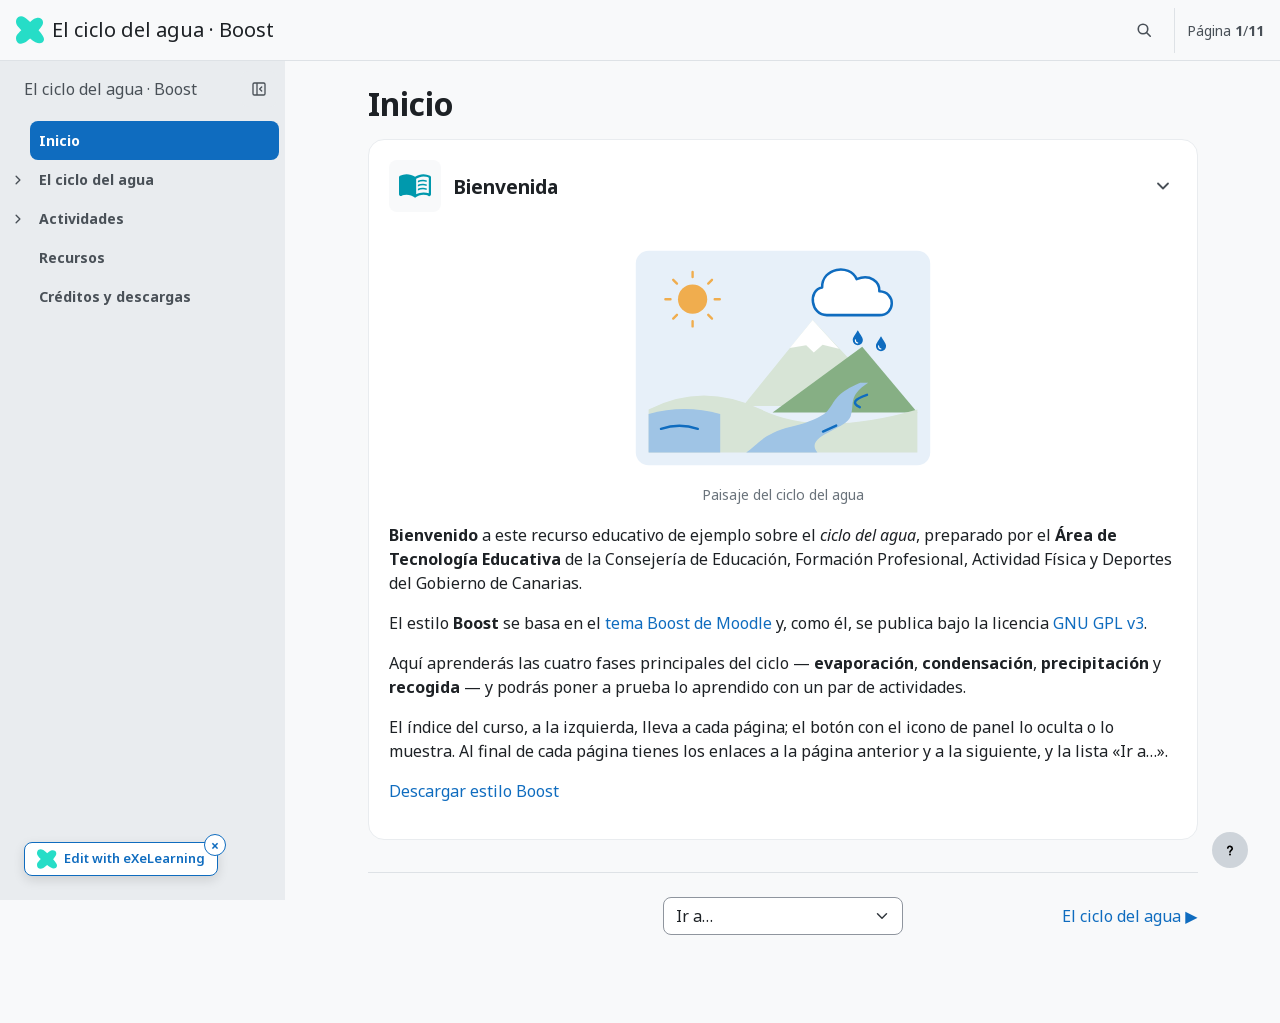
<file: index.html>
<!DOCTYPE html>
<html lang="es" id="exe-index">
<head>
<meta charset="utf-8">
<meta name="generator" content="eXeLearning">
<meta name="viewport" content="width=device-width, initial-scale=1">
<link rel="license" type="text/html" href="https://creativecommons.org/publicdomain/zero/1.0/">
<title>El ciclo del agua · Boost</title>
<link rel="icon" type="image/x-icon" href="libs/favicon.ico">
<meta name="description" content="Recurso educativo de ejemplo sobre el ciclo del agua, presentado con el estilo Boost.">
<script>document.querySelector("html").classList.add("js");</script><script src="libs/jquery/jquery.min.js"> </script><script src="libs/common_i18n.js"> </script><script src="libs/common.js"> </script><script src="libs/exe_export.js"> </script><script src="search_index.js"> </script><script src="libs/bootstrap/bootstrap.bundle.min.js"> </script><link rel="stylesheet" href="libs/bootstrap/bootstrap.min.css">
<script src="idevices/text/text.js"></script><link rel="stylesheet" href="idevices/text/text.css">
<link rel="stylesheet" href="content/css/base.css"><script src="theme/style.js"> </script><link rel="stylesheet" href="theme/style.css">
<script src="edit-in-exelearning.js" defer></script>
</head>
<body class="exe-export exe-web-site">
<script>document.body.className+=" js"</script>
<div class="exe-content exe-export pre-js siteNav-hidden"><a href="#page-mollw3ja-8h1eloxxv" id="skipNav">Saltar al contenido</a> <nav id="siteNav">
<ul>
<li class="active"> <a href="index.html" class="active main-node no-ch">Inicio</a>
</li>
<li> <a href="html/el-ciclo-del-agua.html" class="daddy">El ciclo del agua</a>
<ul class="other-section">
<li> <a href="html/evaporacion.html" class="no-ch">Evaporación</a>
</li>
<li> <a href="html/condensacion.html" class="no-ch">Condensación</a>
</li>
<li> <a href="html/precipitacion.html" class="no-ch">Precipitación</a>
</li>
<li> <a href="html/recogida.html" class="no-ch">Recogida</a>
</li>
</ul>
</li>
<li> <a href="html/actividades.html" class="daddy">Actividades</a>
<ul class="other-section">
<li> <a href="html/ordena-las-fases.html" class="no-ch">Ordena las fases</a>
</li>
<li> <a href="html/verdadero-o-falso.html" class="no-ch">¿Verdadero o falso?</a>
</li>
</ul>
</li>
<li> <a href="html/recursos.html" class="no-ch">Recursos</a>
</li>
<li> <a href="html/creditos-y-descargas.html" class="no-ch">Créditos y descargas</a>
</li>
</ul>
</nav><main id="page-mollw3ja-8h1eloxxv" class="page"> <div id="exe-client-search" data-block-order-string="Caja %e" data-no-results-string="Sin resultados.">
</div>
<header class="main-header"> <p class="page-counter"> <span class="page-counter-label">Página </span><span class="page-counter-content"> <strong class="page-counter-current-page">1</strong><span class="page-counter-sep">/</span><strong class="page-counter-total">11</strong></span></p>

<div class="package-header"><p class="package-title">El ciclo del agua · Boost</p></div>
<div class="page-header"><h1 class="page-title">Inicio</h1></div>
</header><div id="page-content-page-mollw3ja-8h1eloxxv" class="page-content">
<article id="SP00000002" class="box">
<header class="box-head">
<div class="box-icon exe-icon">
<img src="theme/icons/book.svg" alt="" style="display:block;object-fit:contain;">
</div>
<h1 class="box-title">Bienvenida</h1>
<button class="box-toggle box-toggle-on" title="Toggle content">
<span>Toggle content</span>
</button></header>
<div class="box-content">
<div id="SP00000003" class="idevice_node text" data-idevice-path="idevices/text/" data-idevice-type="text" data-idevice-component-type="json" data-idevice-json-data="{&quot;ideviceId&quot;:&quot;SP00000003&quot;}">
<div class="exe-text-template"><div class="textIdeviceContent"><div class="exe-text-activity"><div><figure style="text-align:center;margin:10px 0 18px;"><img src="content/resources/SP00000003/01-inicio.svg" alt="Paisaje del ciclo del agua" style="max-width:320px;width:100%;height:auto;" /><figcaption style="font-style:italic;font-size:15px;color:#6a737b;margin-top:6px;">Paisaje del ciclo del agua</figcaption></figure><p><strong>Bienvenido</strong> a este recurso educativo de ejemplo sobre el <em>ciclo del agua</em>, preparado por el <strong>Área de Tecnología Educativa</strong> de la Consejería de Educación, Formación Profesional, Actividad Física y Deportes del Gobierno de Canarias.</p><p>El estilo <strong>Boost</strong> se basa en el <a href="https://github.com/moodle/moodle/tree/main/public/theme/boost" target="_blank" rel="noopener">tema Boost de Moodle</a> y, como él, se publica bajo la licencia <a href="https://www.gnu.org/licenses/gpl-3.0.html" target="_blank" rel="noopener">GNU GPL v3</a>.</p>
        <p>Aquí aprenderás las cuatro fases principales del ciclo — <strong>evaporación</strong>, <strong>condensación</strong>, <strong>precipitación</strong> y <strong>recogida</strong> — y podrás poner a prueba lo aprendido con un par de actividades.</p>
        <p>El índice del curso, a la izquierda, lleva a cada página; el botón con el icono de panel lo oculta o lo muestra. Al final de cada página tienes los enlaces a la página anterior y a la siguiente, y la lista «Ir a…».</p><p><a href="content/resources/boost.zip" download>Descargar estilo Boost</a></p><p class="clearfix"> </p></div></div></div></div>
</div>
</div>
</article>
</div></main><div class="nav-buttons">
<span class="nav-button nav-button-left" aria-hidden="true"><span>Anterior</span></span>
<a href="html/el-ciclo-del-agua.html" title="Siguiente" class="nav-button nav-button-right"><span>Siguiente</span></a>
</div>
<footer id="siteFooter"><div id="siteFooterContent"> <div id="packageLicense" class="cc cc-0"> <p> <span class="license-label">Licencia: </span><a href="https://creativecommons.org/publicdomain/zero/1.0/" class="license">Creative Commons: CC0 1.0 Universal (dominio público)</a></p>
</div>
</div></footer>
</div>
<p id="made-with-eXe"> <a href="https://exelearning.net/" target="_blank" rel="noopener"> <span>Creado con eXeLearning <span>(Ventana nueva)</span></span></a></p>
</body>
</html>
</file>
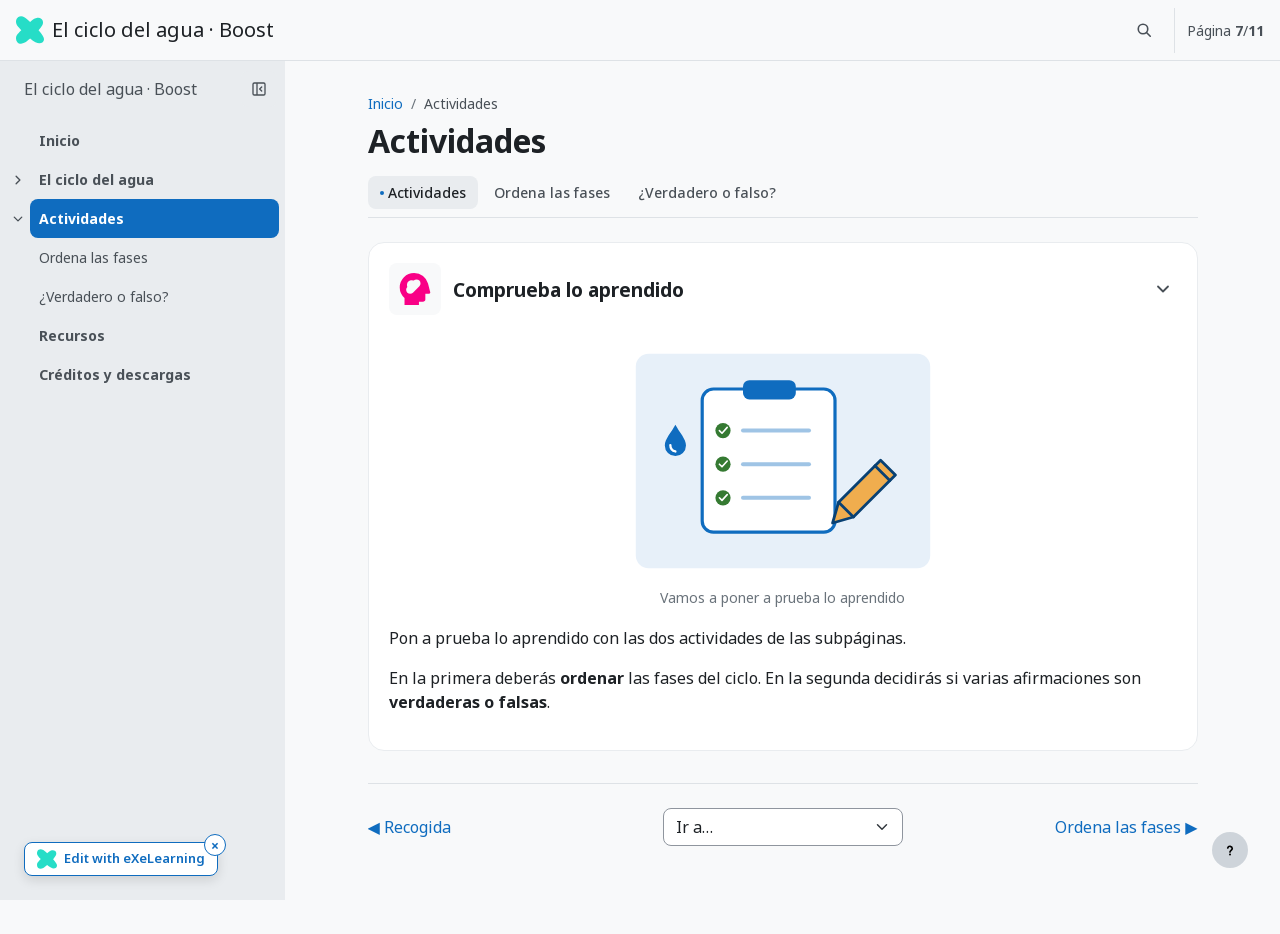
<file: html/actividades.html>
<!DOCTYPE html>
<html lang="es" id="exe-page-mollw3jd-7w1rx3uq4">
<head>
<meta charset="utf-8">
<meta name="generator" content="eXeLearning">
<meta name="viewport" content="width=device-width, initial-scale=1">
<link rel="license" type="text/html" href="https://creativecommons.org/publicdomain/zero/1.0/">
<title>Actividades | El ciclo del agua · Boost</title>
<link rel="icon" type="image/x-icon" href="../libs/favicon.ico">
<meta name="description" content="Recurso educativo de ejemplo sobre el ciclo del agua, presentado con el estilo Boost.">
<script>document.querySelector("html").classList.add("js");</script><script src="../libs/jquery/jquery.min.js"> </script><script src="../libs/common_i18n.js"> </script><script src="../libs/common.js"> </script><script src="../libs/exe_export.js"> </script><script src="../search_index.js"> </script><script src="../libs/bootstrap/bootstrap.bundle.min.js"> </script><link rel="stylesheet" href="../libs/bootstrap/bootstrap.min.css">
<script src="../idevices/text/text.js"></script><link rel="stylesheet" href="../idevices/text/text.css">
<link rel="stylesheet" href="../content/css/base.css"><script src="../theme/style.js"> </script><link rel="stylesheet" href="../theme/style.css">
<script src="../edit-in-exelearning.js" defer></script>
</head>
<body class="exe-export exe-web-site">
<script>document.body.className+=" js"</script>
<div class="exe-content exe-export pre-js siteNav-hidden"><a href="#page-mollw3jd-7w1rx3uq4" id="skipNav">Saltar al contenido</a> <nav id="siteNav">
<ul>
<li> <a href="../index.html" class="main-node no-ch">Inicio</a>
</li>
<li> <a href="../html/el-ciclo-del-agua.html" class="daddy">El ciclo del agua</a>
<ul class="other-section">
<li> <a href="../html/evaporacion.html" class="no-ch">Evaporación</a>
</li>
<li> <a href="../html/condensacion.html" class="no-ch">Condensación</a>
</li>
<li> <a href="../html/precipitacion.html" class="no-ch">Precipitación</a>
</li>
<li> <a href="../html/recogida.html" class="no-ch">Recogida</a>
</li>
</ul>
</li>
<li class="active"> <a href="../html/actividades.html" class="active daddy">Actividades</a>
<ul class="other-section">
<li> <a href="../html/ordena-las-fases.html" class="no-ch">Ordena las fases</a>
</li>
<li> <a href="../html/verdadero-o-falso.html" class="no-ch">¿Verdadero o falso?</a>
</li>
</ul>
</li>
<li> <a href="../html/recursos.html" class="no-ch">Recursos</a>
</li>
<li> <a href="../html/creditos-y-descargas.html" class="no-ch">Créditos y descargas</a>
</li>
</ul>
</nav><main id="page-mollw3jd-7w1rx3uq4" class="page"> <div id="exe-client-search" data-block-order-string="Caja %e" data-no-results-string="Sin resultados.">
</div>
<header class="main-header"> <p class="page-counter"> <span class="page-counter-label">Página </span><span class="page-counter-content"> <strong class="page-counter-current-page">7</strong><span class="page-counter-sep">/</span><strong class="page-counter-total">11</strong></span></p>

<div class="package-header"><p class="package-title">El ciclo del agua · Boost</p></div>
<div class="page-header"><h1 class="page-title">Actividades</h1></div>
</header><div id="page-content-page-mollw3jd-7w1rx3uq4" class="page-content">
<article id="SP00000022" class="box">
<header class="box-head">
<div class="box-icon exe-icon">
<img src="../theme/icons/reflection.svg" alt="" style="display:block;object-fit:contain;">
</div>
<h1 class="box-title">Comprueba lo aprendido</h1>
<button class="box-toggle box-toggle-on" title="Toggle content">
<span>Toggle content</span>
</button></header>
<div class="box-content">
<div id="SP00000023" class="idevice_node text" data-idevice-path="../idevices/text/" data-idevice-type="text" data-idevice-component-type="json" data-idevice-json-data="{&quot;ideviceId&quot;:&quot;SP00000023&quot;}">
<div class="exe-text-template"><div class="textIdeviceContent"><div class="exe-text-activity"><div><figure style="text-align:center;margin:10px 0 18px;"><img src="../content/resources/SP00000023/07-actividades.svg" alt="Vamos a poner a prueba lo aprendido" style="max-width:320px;width:100%;height:auto;" /><figcaption style="font-style:italic;font-size:15px;color:#6a737b;margin-top:6px;">Vamos a poner a prueba lo aprendido</figcaption></figure><p>Pon a prueba lo aprendido con las dos actividades de las subpáginas.</p>
        <p>En la primera deberás <strong>ordenar</strong> las fases del ciclo. En la segunda decidirás si varias afirmaciones son <strong>verdaderas o falsas</strong>.</p><p class="clearfix"> </p></div></div></div></div>
</div>
</div>
</article>
</div></main><div class="nav-buttons">
<a href="../html/recogida.html" title="Anterior" class="nav-button nav-button-left"><span>Anterior</span></a>
<a href="../html/ordena-las-fases.html" title="Siguiente" class="nav-button nav-button-right"><span>Siguiente</span></a>
</div>
<footer id="siteFooter"><div id="siteFooterContent"> <div id="packageLicense" class="cc cc-0"> <p> <span class="license-label">Licencia: </span><a href="https://creativecommons.org/publicdomain/zero/1.0/" class="license">Creative Commons: CC0 1.0 Universal (dominio público)</a></p>
</div>
</div></footer>
</div>
<p id="made-with-eXe"> <a href="https://exelearning.net/" target="_blank" rel="noopener"> <span>Creado con eXeLearning <span>(Ventana nueva)</span></span></a></p>
</body>
</html>
</file>
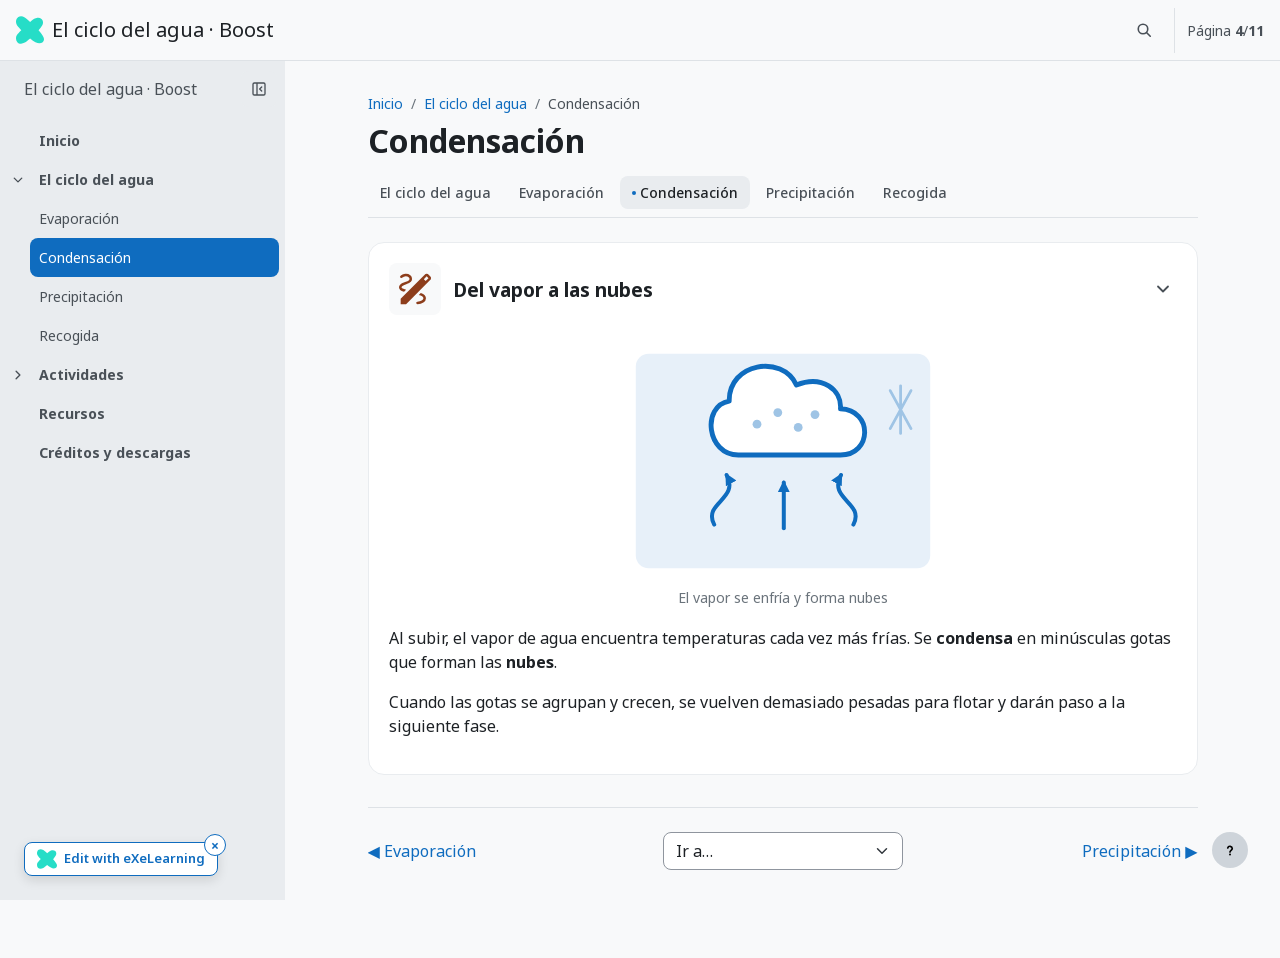
<file: html/condensacion.html>
<!DOCTYPE html>
<html lang="es" id="exe-page-mollw3jc-ory1cigqo">
<head>
<meta charset="utf-8">
<meta name="generator" content="eXeLearning">
<meta name="viewport" content="width=device-width, initial-scale=1">
<link rel="license" type="text/html" href="https://creativecommons.org/publicdomain/zero/1.0/">
<title>Condensación | El ciclo del agua · Boost</title>
<link rel="icon" type="image/x-icon" href="../libs/favicon.ico">
<meta name="description" content="Recurso educativo de ejemplo sobre el ciclo del agua, presentado con el estilo Boost.">
<script>document.querySelector("html").classList.add("js");</script><script src="../libs/jquery/jquery.min.js"> </script><script src="../libs/common_i18n.js"> </script><script src="../libs/common.js"> </script><script src="../libs/exe_export.js"> </script><script src="../search_index.js"> </script><script src="../libs/bootstrap/bootstrap.bundle.min.js"> </script><link rel="stylesheet" href="../libs/bootstrap/bootstrap.min.css">
<script src="../idevices/text/text.js"></script><link rel="stylesheet" href="../idevices/text/text.css">
<link rel="stylesheet" href="../content/css/base.css"><script src="../theme/style.js"> </script><link rel="stylesheet" href="../theme/style.css">
<script src="../edit-in-exelearning.js" defer></script>
</head>
<body class="exe-export exe-web-site">
<script>document.body.className+=" js"</script>
<div class="exe-content exe-export pre-js siteNav-hidden"><a href="#page-mollw3jc-ory1cigqo" id="skipNav">Saltar al contenido</a> <nav id="siteNav">
<ul>
<li> <a href="../index.html" class="main-node no-ch">Inicio</a>
</li>
<li class="current-page-parent"> <a href="../html/el-ciclo-del-agua.html" class="daddy">El ciclo del agua</a>
<ul class="other-section">
<li> <a href="../html/evaporacion.html" class="no-ch">Evaporación</a>
</li>
<li class="active"> <a href="../html/condensacion.html" class="active no-ch">Condensación</a>
</li>
<li> <a href="../html/precipitacion.html" class="no-ch">Precipitación</a>
</li>
<li> <a href="../html/recogida.html" class="no-ch">Recogida</a>
</li>
</ul>
</li>
<li> <a href="../html/actividades.html" class="daddy">Actividades</a>
<ul class="other-section">
<li> <a href="../html/ordena-las-fases.html" class="no-ch">Ordena las fases</a>
</li>
<li> <a href="../html/verdadero-o-falso.html" class="no-ch">¿Verdadero o falso?</a>
</li>
</ul>
</li>
<li> <a href="../html/recursos.html" class="no-ch">Recursos</a>
</li>
<li> <a href="../html/creditos-y-descargas.html" class="no-ch">Créditos y descargas</a>
</li>
</ul>
</nav><main id="page-mollw3jc-ory1cigqo" class="page"> <div id="exe-client-search" data-block-order-string="Caja %e" data-no-results-string="Sin resultados.">
</div>
<header class="main-header"> <p class="page-counter"> <span class="page-counter-label">Página </span><span class="page-counter-content"> <strong class="page-counter-current-page">4</strong><span class="page-counter-sep">/</span><strong class="page-counter-total">11</strong></span></p>

<div class="package-header"><p class="package-title">El ciclo del agua · Boost</p></div>
<div class="page-header"><h1 class="page-title">Condensación</h1></div>
</header><div id="page-content-page-mollw3jc-ory1cigqo" class="page-content">
<article id="SP00000013" class="box">
<header class="box-head">
<div class="box-icon exe-icon">
<img src="../theme/icons/draw.svg" alt="" style="display:block;object-fit:contain;">
</div>
<h1 class="box-title">Del vapor a las nubes</h1>
<button class="box-toggle box-toggle-on" title="Toggle content">
<span>Toggle content</span>
</button></header>
<div class="box-content">
<div id="SP00000014" class="idevice_node text" data-idevice-path="../idevices/text/" data-idevice-type="text" data-idevice-component-type="json" data-idevice-json-data="{&quot;ideviceId&quot;:&quot;SP00000014&quot;}">
<div class="exe-text-template"><div class="textIdeviceContent"><div class="exe-text-activity"><div><figure style="text-align:center;margin:10px 0 18px;"><img src="../content/resources/SP00000014/04-condensacion.svg" alt="El vapor se enfría y forma nubes" style="max-width:320px;width:100%;height:auto;" /><figcaption style="font-style:italic;font-size:15px;color:#6a737b;margin-top:6px;">El vapor se enfría y forma nubes</figcaption></figure><p>Al subir, el vapor de agua encuentra temperaturas cada vez más frías. Se <strong>condensa</strong> en minúsculas gotas que forman las <strong>nubes</strong>.</p><p>Cuando las gotas se agrupan y crecen, se vuelven demasiado pesadas para flotar y darán paso a la siguiente fase.</p><p class="clearfix"> </p></div></div></div></div>
</div>
</div>
</article>
</div></main><div class="nav-buttons">
<a href="../html/evaporacion.html" title="Anterior" class="nav-button nav-button-left"><span>Anterior</span></a>
<a href="../html/precipitacion.html" title="Siguiente" class="nav-button nav-button-right"><span>Siguiente</span></a>
</div>
<footer id="siteFooter"><div id="siteFooterContent"> <div id="packageLicense" class="cc cc-0"> <p> <span class="license-label">Licencia: </span><a href="https://creativecommons.org/publicdomain/zero/1.0/" class="license">Creative Commons: CC0 1.0 Universal (dominio público)</a></p>
</div>
</div></footer>
</div>
<p id="made-with-eXe"> <a href="https://exelearning.net/" target="_blank" rel="noopener"> <span>Creado con eXeLearning <span>(Ventana nueva)</span></span></a></p>
</body>
</html>
</file>
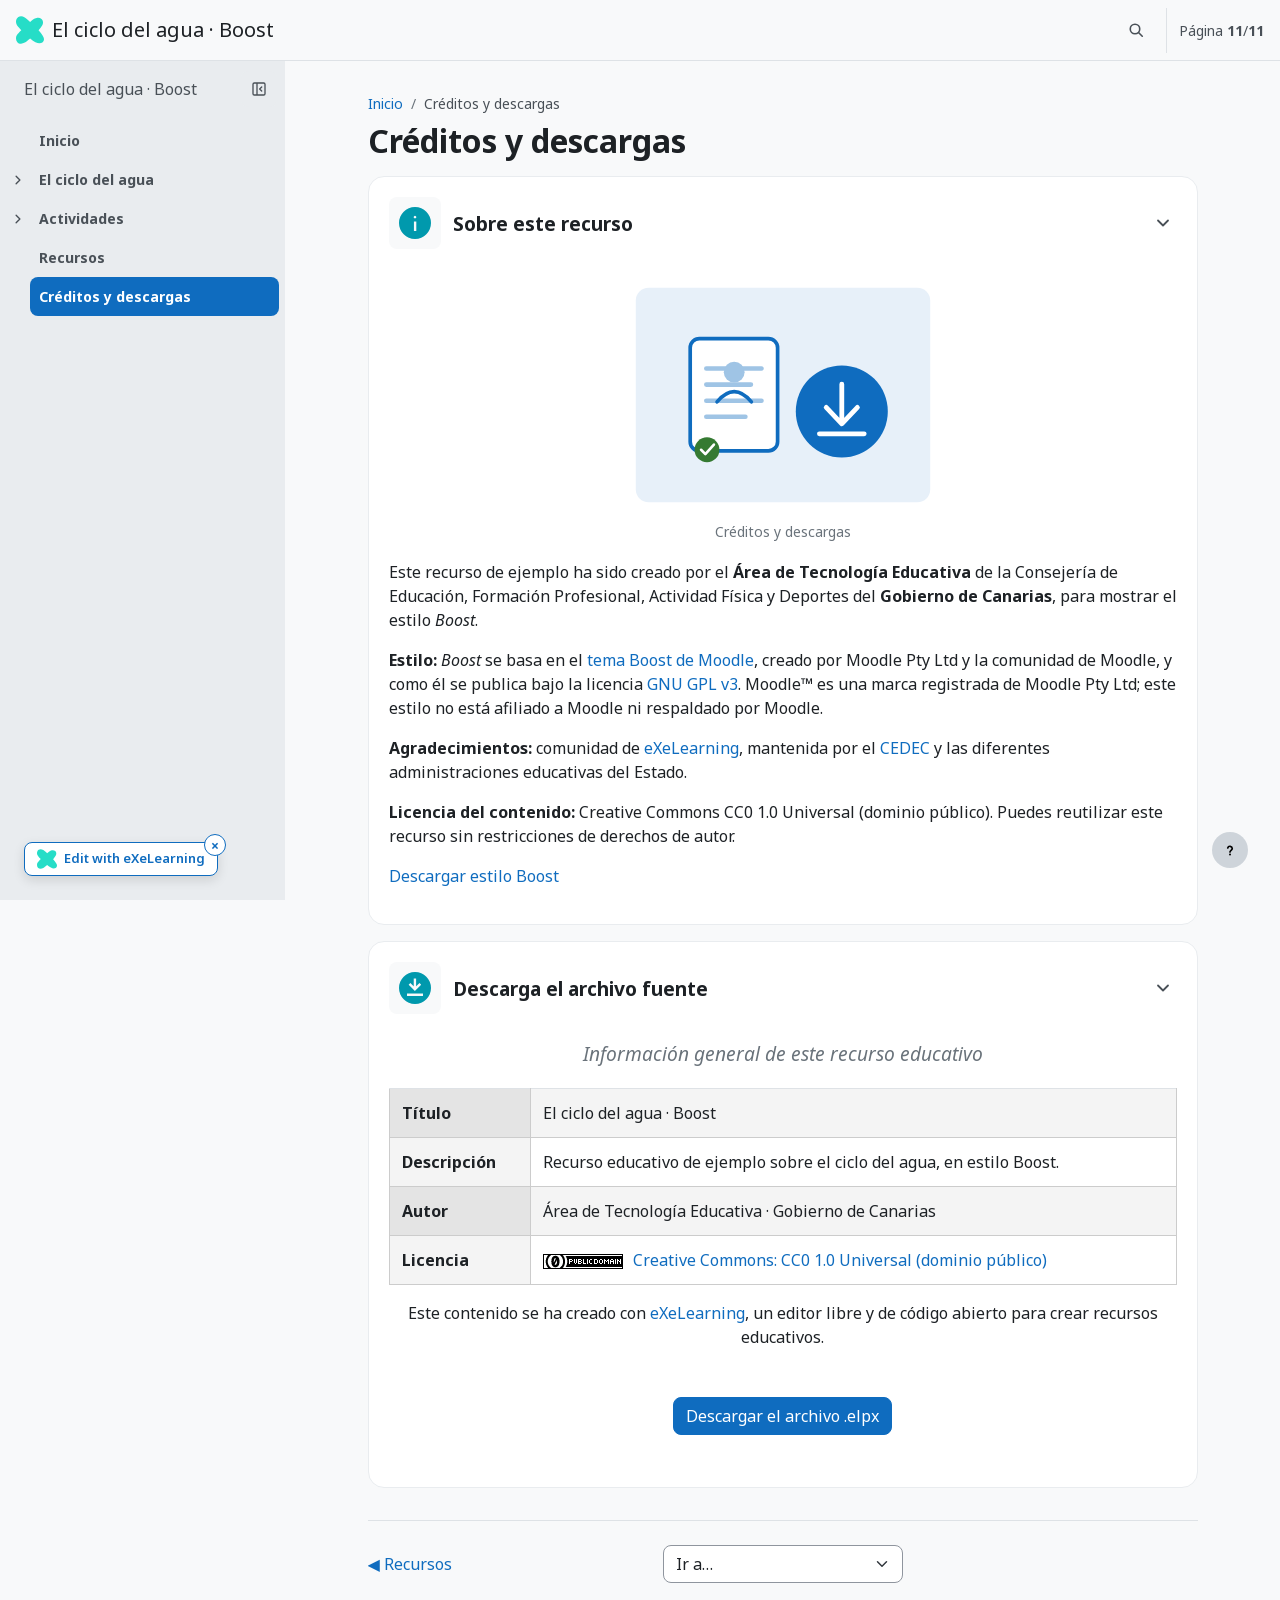
<file: html/creditos-y-descargas.html>
<!DOCTYPE html>
<html lang="es" id="exe-page-mollw3je-hyzfwjaqb">
<head>
<meta charset="utf-8">
<meta name="generator" content="eXeLearning">
<meta name="viewport" content="width=device-width, initial-scale=1">
<link rel="license" type="text/html" href="https://creativecommons.org/publicdomain/zero/1.0/">
<title>Créditos y descargas | El ciclo del agua · Boost</title>
<link rel="icon" type="image/x-icon" href="../libs/favicon.ico">
<meta name="description" content="Recurso educativo de ejemplo sobre el ciclo del agua, presentado con el estilo Boost.">
<script>document.querySelector("html").classList.add("js");</script><script src="../libs/jquery/jquery.min.js"> </script><script src="../libs/common_i18n.js"> </script><script src="../libs/common.js"> </script><script src="../libs/exe_export.js"> </script><script src="../search_index.js"> </script><script src="../libs/bootstrap/bootstrap.bundle.min.js"> </script><link rel="stylesheet" href="../libs/bootstrap/bootstrap.min.css">
<script src="../idevices/text/text.js"></script><link rel="stylesheet" href="../idevices/text/text.css">
<script src="../idevices/download-source-file/download-source-file.js"></script><link rel="stylesheet" href="../idevices/download-source-file/download-source-file.css">
<script src="../libs/fflate/fflate.umd.js"> </script>
<script src="../libs/exe_elpx_download/exe_elpx_download.js"> </script>
<script src="../libs/fflate/fflate.umd.js"> </script>
<script src="../libs/exe_elpx_download/exe_elpx_download.js"> </script>
<link rel="stylesheet" href="../content/css/base.css"><script src="../theme/style.js"> </script><link rel="stylesheet" href="../theme/style.css">
<script src="../edit-in-exelearning.js" defer></script>
</head>
<body class="exe-export exe-web-site">
<script>document.body.className+=" js"</script>
<div class="exe-content exe-export pre-js siteNav-hidden"><a href="#page-mollw3je-hyzfwjaqb" id="skipNav">Saltar al contenido</a> <nav id="siteNav">
<ul>
<li> <a href="../index.html" class="main-node no-ch">Inicio</a>
</li>
<li> <a href="../html/el-ciclo-del-agua.html" class="daddy">El ciclo del agua</a>
<ul class="other-section">
<li> <a href="../html/evaporacion.html" class="no-ch">Evaporación</a>
</li>
<li> <a href="../html/condensacion.html" class="no-ch">Condensación</a>
</li>
<li> <a href="../html/precipitacion.html" class="no-ch">Precipitación</a>
</li>
<li> <a href="../html/recogida.html" class="no-ch">Recogida</a>
</li>
</ul>
</li>
<li> <a href="../html/actividades.html" class="daddy">Actividades</a>
<ul class="other-section">
<li> <a href="../html/ordena-las-fases.html" class="no-ch">Ordena las fases</a>
</li>
<li> <a href="../html/verdadero-o-falso.html" class="no-ch">¿Verdadero o falso?</a>
</li>
</ul>
</li>
<li> <a href="../html/recursos.html" class="no-ch">Recursos</a>
</li>
<li class="active"> <a href="../html/creditos-y-descargas.html" class="active no-ch">Créditos y descargas</a>
</li>
</ul>
</nav><main id="page-mollw3je-hyzfwjaqb" class="page"> <div id="exe-client-search" data-block-order-string="Caja %e" data-no-results-string="Sin resultados.">
</div>
<header class="main-header"> <p class="page-counter"> <span class="page-counter-label">Página </span><span class="page-counter-content"> <strong class="page-counter-current-page">11</strong><span class="page-counter-sep">/</span><strong class="page-counter-total">11</strong></span></p>

<div class="package-header"><p class="package-title">El ciclo del agua · Boost</p></div>
<div class="page-header"><h1 class="page-title">Créditos y descargas</h1></div>
</header><div id="page-content-page-mollw3je-hyzfwjaqb" class="page-content">
<article id="SP00000038" class="box">
<header class="box-head">
<div class="box-icon exe-icon">
<img src="../theme/icons/info.svg" alt="" style="display:block;object-fit:contain;">
</div>
<h1 class="box-title">Sobre este recurso</h1>
<button class="box-toggle box-toggle-on" title="Toggle content">
<span>Toggle content</span>
</button></header>
<div class="box-content">
<div id="SP00000039" class="idevice_node text" data-idevice-path="../idevices/text/" data-idevice-type="text" data-idevice-component-type="json" data-idevice-json-data="{&quot;ideviceId&quot;:&quot;SP00000039&quot;}">
<div class="exe-text-template"><div class="textIdeviceContent"><div class="exe-text-activity"><div><figure style="text-align:center;margin:10px 0 18px;"><img src="../content/resources/SP00000039/11-creditos-y-descargas.svg" alt="Créditos y descargas" style="max-width:320px;width:100%;height:auto;" /><figcaption style="font-style:italic;font-size:15px;color:#6a737b;margin-top:6px;">Créditos y descargas</figcaption></figure><p>Este recurso de ejemplo ha sido creado por el <strong>Área de Tecnología Educativa</strong> de la Consejería de Educación, Formación Profesional, Actividad Física y Deportes del <strong>Gobierno de Canarias</strong>, para mostrar el estilo <em>Boost</em>.</p><p><strong>Estilo:</strong> <em>Boost</em> se basa en el <a href="https://github.com/moodle/moodle/tree/main/public/theme/boost" target="_blank" rel="noopener">tema Boost de Moodle</a>, creado por Moodle Pty Ltd y la comunidad de Moodle, y como él se publica bajo la licencia <a href="https://www.gnu.org/licenses/gpl-3.0.html" target="_blank" rel="noopener">GNU GPL v3</a>. Moodle™ es una marca registrada de Moodle Pty Ltd; este estilo no está afiliado a Moodle ni respaldado por Moodle.</p>
        <p><strong>Agradecimientos:</strong> comunidad de <a href="https://exelearning.net/" target="_blank" rel="noopener">eXeLearning</a>, mantenida por el <a href="https://cedec.intef.es/" target="_blank" rel="noopener">CEDEC</a> y las diferentes administraciones educativas del Estado.</p>
        <p><strong>Licencia del contenido:</strong> Creative Commons CC0 1.0 Universal (dominio público). Puedes reutilizar este recurso sin restricciones de derechos de autor.</p><p><a href="../content/resources/boost.zip" download>Descargar estilo Boost</a></p><p class="clearfix"> </p></div></div></div></div>
</div>
</div>
</article><article id="SP00000040" class="box">
<header class="box-head">
<div class="box-icon exe-icon">
<img src="../theme/icons/download.svg" alt="" style="display:block;object-fit:contain;">
</div>
<h1 class="box-title">Descarga el archivo fuente</h1>
<button class="box-toggle box-toggle-on" title="Toggle content">
<span>Toggle content</span>
</button></header>
<div class="box-content">
<div id="SP00000041" class="idevice_node download-source-file" data-idevice-path="../idevices/download-source-file/" data-idevice-type="download-source-file">
<div class="exe-download-package-instructions"><table class="exe-table"><caption>Información general de este recurso educativo</caption><tbody><tr><th>Título</th><td>El ciclo del agua · Boost</td></tr><tr><th>Descripción</th><td>Recurso educativo de ejemplo sobre el ciclo del agua, en estilo Boost.</td></tr><tr><th>Autor</th><td>Área de Tecnología Educativa · Gobierno de Canarias</td></tr><tr><th>Licencia</th><td><a href="https://creativecommons.org/publicdomain/zero/1.0/" rel="license" class="cc cc-0"><span></span>Creative Commons: CC0 1.0 Universal (dominio público)</a></td></tr></tbody></table><p style="text-align:center;">Este contenido se ha creado con <a href="http://exelearning.net/">eXeLearning</a>, un editor libre y de código abierto para crear recursos educativos.</p></div><p class="exe-download-package-link"><a download="El ciclo del agua · Boost.elpx" href="#" onclick="try{var p=window.parent;if(p&&p!==window&&p.eXeLearning&&p.eXeLearning.app){p.postMessage({type:'exe-download-elpx'},'*');return false;}}catch(e){}if(typeof downloadElpx==='function')downloadElpx();return false;" style="background-color:#0f6cbf;color:#FFFFFF;">Descargar el archivo .elpx</a></p>
</div>
</div>
</article>
</div></main><div class="nav-buttons">
<a href="../html/recursos.html" title="Anterior" class="nav-button nav-button-left"><span>Anterior</span></a>
<span class="nav-button nav-button-right" aria-hidden="true"><span>Siguiente</span></span>
</div>
<footer id="siteFooter"><div id="siteFooterContent"> <div id="packageLicense" class="cc cc-0"> <p> <span class="license-label">Licencia: </span><a href="https://creativecommons.org/publicdomain/zero/1.0/" class="license">Creative Commons: CC0 1.0 Universal (dominio público)</a></p>
</div>
</div></footer>
</div>
<p id="made-with-eXe"> <a href="https://exelearning.net/" target="_blank" rel="noopener"> <span>Creado con eXeLearning <span>(Ventana nueva)</span></span></a></p>
<script src="../libs/elpx-manifest.js"> </script>
</body>
</html>
</file>
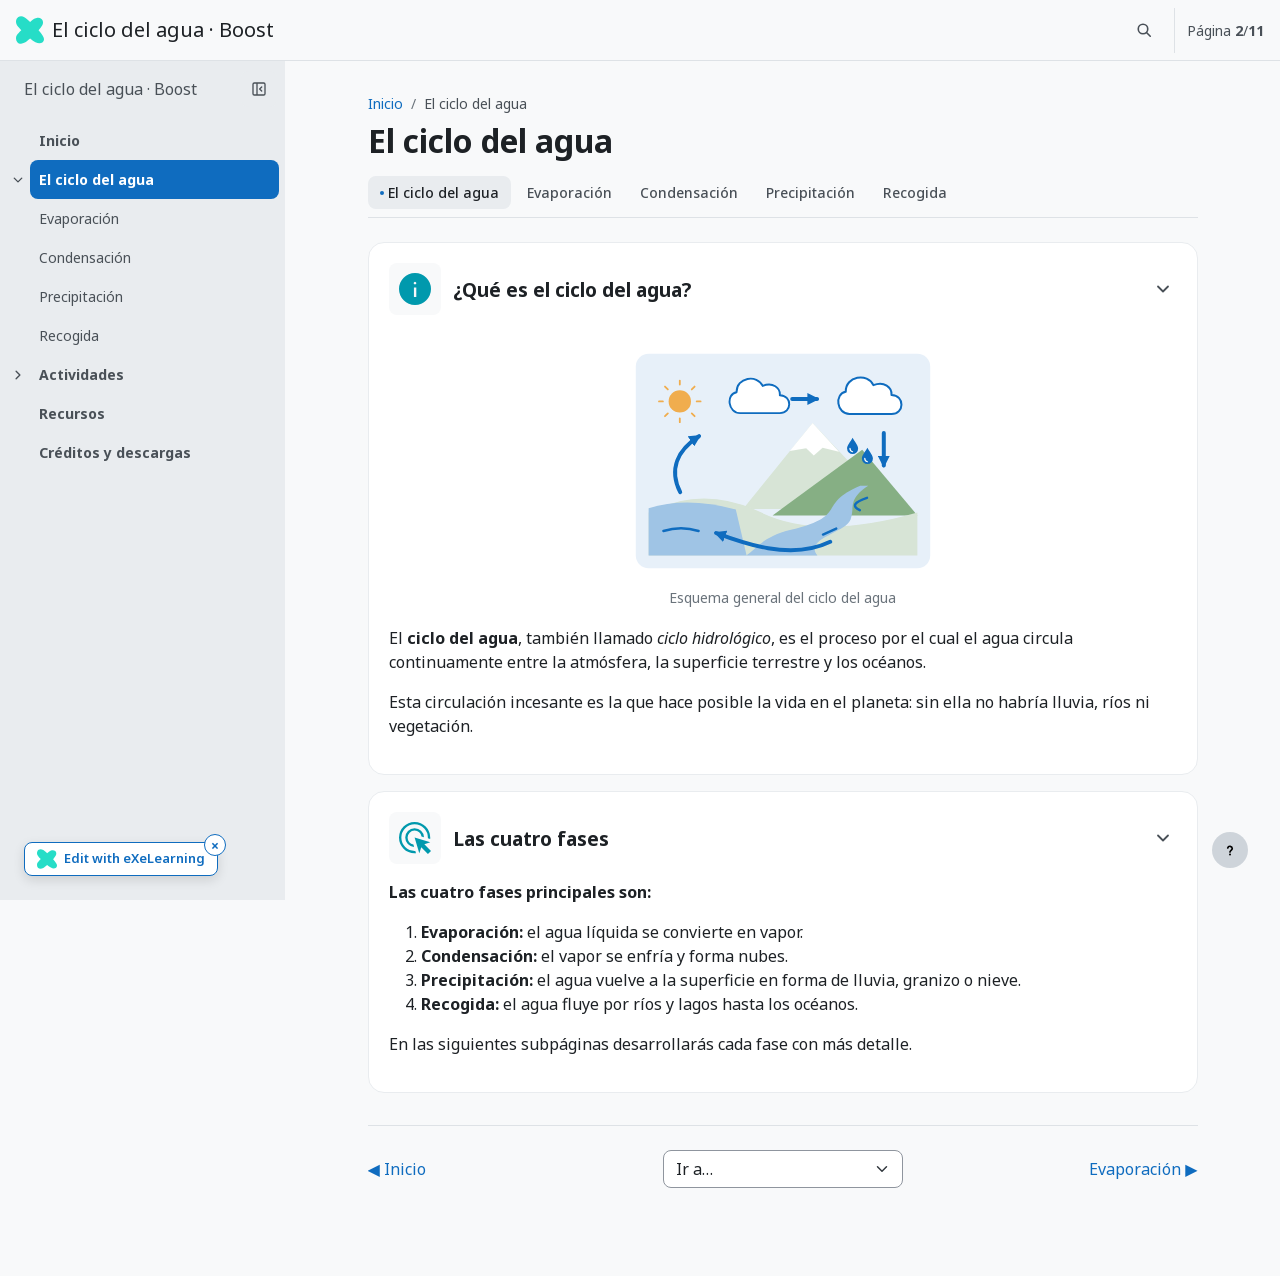
<file: html/el-ciclo-del-agua.html>
<!DOCTYPE html>
<html lang="es" id="exe-page-mollw3jb-xpybnvufx">
<head>
<meta charset="utf-8">
<meta name="generator" content="eXeLearning">
<meta name="viewport" content="width=device-width, initial-scale=1">
<link rel="license" type="text/html" href="https://creativecommons.org/publicdomain/zero/1.0/">
<title>El ciclo del agua | El ciclo del agua · Boost</title>
<link rel="icon" type="image/x-icon" href="../libs/favicon.ico">
<meta name="description" content="Recurso educativo de ejemplo sobre el ciclo del agua, presentado con el estilo Boost.">
<script>document.querySelector("html").classList.add("js");</script><script src="../libs/jquery/jquery.min.js"> </script><script src="../libs/common_i18n.js"> </script><script src="../libs/common.js"> </script><script src="../libs/exe_export.js"> </script><script src="../search_index.js"> </script><script src="../libs/bootstrap/bootstrap.bundle.min.js"> </script><link rel="stylesheet" href="../libs/bootstrap/bootstrap.min.css">
<script src="../idevices/text/text.js"></script><link rel="stylesheet" href="../idevices/text/text.css">
<link rel="stylesheet" href="../content/css/base.css"><script src="../theme/style.js"> </script><link rel="stylesheet" href="../theme/style.css">
<script src="../edit-in-exelearning.js" defer></script>
</head>
<body class="exe-export exe-web-site">
<script>document.body.className+=" js"</script>
<div class="exe-content exe-export pre-js siteNav-hidden"><a href="#page-mollw3jb-xpybnvufx" id="skipNav">Saltar al contenido</a> <nav id="siteNav">
<ul>
<li> <a href="../index.html" class="main-node no-ch">Inicio</a>
</li>
<li class="active"> <a href="../html/el-ciclo-del-agua.html" class="active daddy">El ciclo del agua</a>
<ul class="other-section">
<li> <a href="../html/evaporacion.html" class="no-ch">Evaporación</a>
</li>
<li> <a href="../html/condensacion.html" class="no-ch">Condensación</a>
</li>
<li> <a href="../html/precipitacion.html" class="no-ch">Precipitación</a>
</li>
<li> <a href="../html/recogida.html" class="no-ch">Recogida</a>
</li>
</ul>
</li>
<li> <a href="../html/actividades.html" class="daddy">Actividades</a>
<ul class="other-section">
<li> <a href="../html/ordena-las-fases.html" class="no-ch">Ordena las fases</a>
</li>
<li> <a href="../html/verdadero-o-falso.html" class="no-ch">¿Verdadero o falso?</a>
</li>
</ul>
</li>
<li> <a href="../html/recursos.html" class="no-ch">Recursos</a>
</li>
<li> <a href="../html/creditos-y-descargas.html" class="no-ch">Créditos y descargas</a>
</li>
</ul>
</nav><main id="page-mollw3jb-xpybnvufx" class="page"> <div id="exe-client-search" data-block-order-string="Caja %e" data-no-results-string="Sin resultados.">
</div>
<header class="main-header"> <p class="page-counter"> <span class="page-counter-label">Página </span><span class="page-counter-content"> <strong class="page-counter-current-page">2</strong><span class="page-counter-sep">/</span><strong class="page-counter-total">11</strong></span></p>

<div class="package-header"><p class="package-title">El ciclo del agua · Boost</p></div>
<div class="page-header"><h1 class="page-title">El ciclo del agua</h1></div>
</header><div id="page-content-page-mollw3jb-xpybnvufx" class="page-content">
<article id="SP00000005" class="box">
<header class="box-head">
<div class="box-icon exe-icon">
<img src="../theme/icons/info.svg" alt="" style="display:block;object-fit:contain;">
</div>
<h1 class="box-title">¿Qué es el ciclo del agua?</h1>
<button class="box-toggle box-toggle-on" title="Toggle content">
<span>Toggle content</span>
</button></header>
<div class="box-content">
<div id="SP00000006" class="idevice_node text" data-idevice-path="../idevices/text/" data-idevice-type="text" data-idevice-component-type="json" data-idevice-json-data="{&quot;ideviceId&quot;:&quot;SP00000006&quot;}">
<div class="exe-text-template"><div class="textIdeviceContent"><div class="exe-text-activity"><div><figure style="text-align:center;margin:10px 0 18px;"><img src="../content/resources/SP00000006/02-el-ciclo-del-agua.svg" alt="Esquema general del ciclo del agua" style="max-width:320px;width:100%;height:auto;" /><figcaption style="font-style:italic;font-size:15px;color:#6a737b;margin-top:6px;">Esquema general del ciclo del agua</figcaption></figure><p>El <strong>ciclo del agua</strong>, también llamado <em>ciclo hidrológico</em>, es el proceso por el cual el agua circula continuamente entre la atmósfera, la superficie terrestre y los océanos.</p>
        <p>Esta circulación incesante es la que hace posible la vida en el planeta: sin ella no habría lluvia, ríos ni vegetación.</p><p class="clearfix"> </p></div></div></div></div>
</div>
</div>
</article><article id="SP00000007" class="box">
<header class="box-head">
<div class="box-icon exe-icon">
<img src="../theme/icons/objectives.svg" alt="" style="display:block;object-fit:contain;">
</div>
<h1 class="box-title">Las cuatro fases</h1>
<button class="box-toggle box-toggle-on" title="Toggle content">
<span>Toggle content</span>
</button></header>
<div class="box-content">
<div id="SP00000008" class="idevice_node text" data-idevice-path="../idevices/text/" data-idevice-type="text" data-idevice-component-type="json" data-idevice-json-data="{&quot;ideviceId&quot;:&quot;SP00000008&quot;}">
<div class="exe-text-template"><div class="textIdeviceContent"><div class="exe-text-activity"><div><p><strong>Las cuatro fases principales son:</strong></p>
        <ol>
          <li><strong>Evaporación:</strong> el agua líquida se convierte en vapor.</li>
          <li><strong>Condensación:</strong> el vapor se enfría y forma nubes.</li>
          <li><strong>Precipitación:</strong> el agua vuelve a la superficie en forma de lluvia, granizo o nieve.</li>
          <li><strong>Recogida:</strong> el agua fluye por ríos y lagos hasta los océanos.</li>
        </ol>
        <p>En las siguientes subpáginas desarrollarás cada fase con más detalle.</p><p class="clearfix"> </p></div></div></div></div>
</div>
</div>
</article>
</div></main><div class="nav-buttons">
<a href="../index.html" title="Anterior" class="nav-button nav-button-left"><span>Anterior</span></a>
<a href="../html/evaporacion.html" title="Siguiente" class="nav-button nav-button-right"><span>Siguiente</span></a>
</div>
<footer id="siteFooter"><div id="siteFooterContent"> <div id="packageLicense" class="cc cc-0"> <p> <span class="license-label">Licencia: </span><a href="https://creativecommons.org/publicdomain/zero/1.0/" class="license">Creative Commons: CC0 1.0 Universal (dominio público)</a></p>
</div>
</div></footer>
</div>
<p id="made-with-eXe"> <a href="https://exelearning.net/" target="_blank" rel="noopener"> <span>Creado con eXeLearning <span>(Ventana nueva)</span></span></a></p>
</body>
</html>
</file>
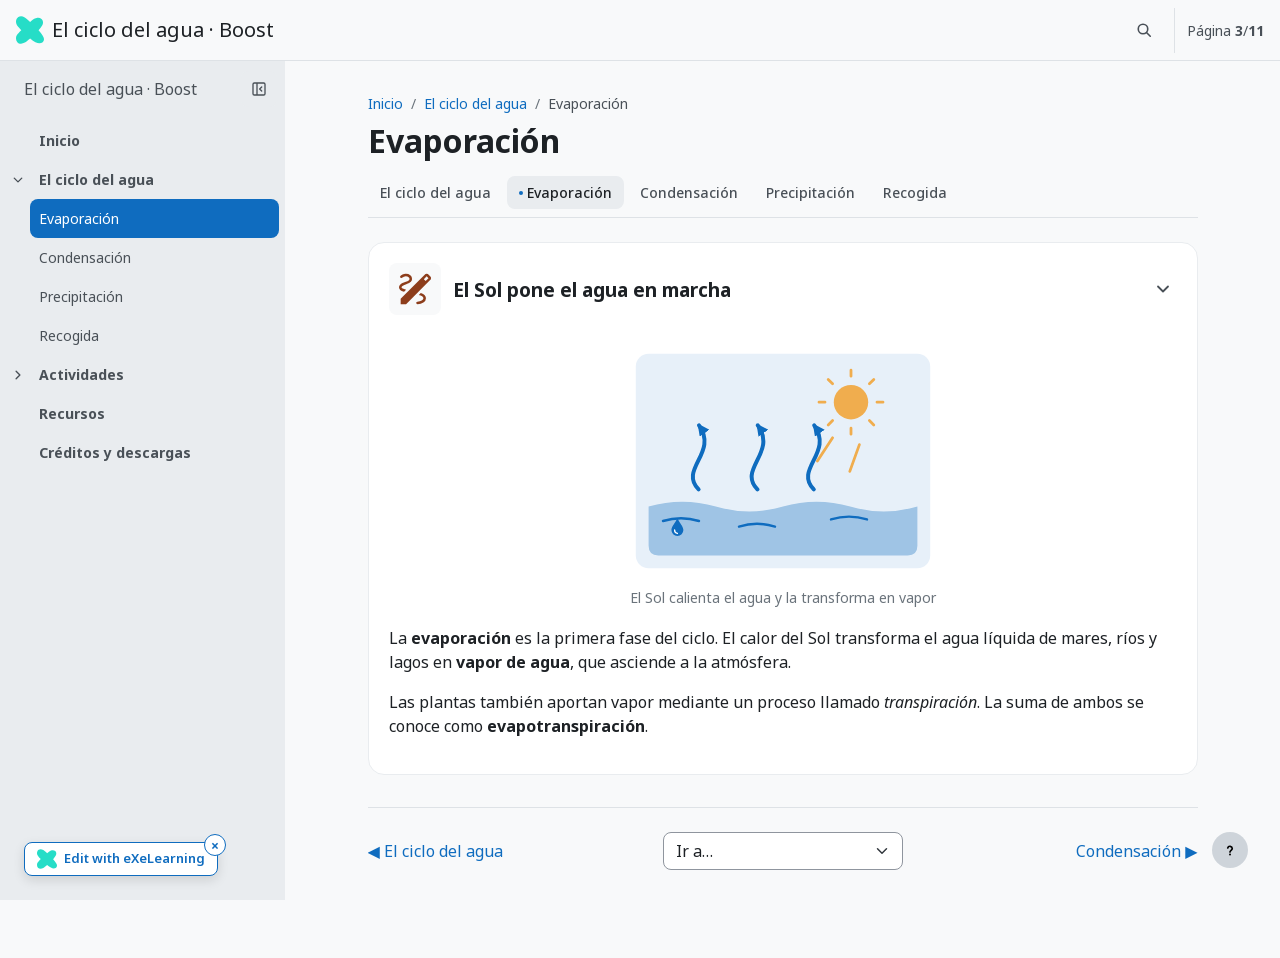
<file: html/evaporacion.html>
<!DOCTYPE html>
<html lang="es" id="exe-page-mollw3jc-jpifdaopo">
<head>
<meta charset="utf-8">
<meta name="generator" content="eXeLearning">
<meta name="viewport" content="width=device-width, initial-scale=1">
<link rel="license" type="text/html" href="https://creativecommons.org/publicdomain/zero/1.0/">
<title>Evaporación | El ciclo del agua · Boost</title>
<link rel="icon" type="image/x-icon" href="../libs/favicon.ico">
<meta name="description" content="Recurso educativo de ejemplo sobre el ciclo del agua, presentado con el estilo Boost.">
<script>document.querySelector("html").classList.add("js");</script><script src="../libs/jquery/jquery.min.js"> </script><script src="../libs/common_i18n.js"> </script><script src="../libs/common.js"> </script><script src="../libs/exe_export.js"> </script><script src="../search_index.js"> </script><script src="../libs/bootstrap/bootstrap.bundle.min.js"> </script><link rel="stylesheet" href="../libs/bootstrap/bootstrap.min.css">
<script src="../idevices/text/text.js"></script><link rel="stylesheet" href="../idevices/text/text.css">
<link rel="stylesheet" href="../content/css/base.css"><script src="../theme/style.js"> </script><link rel="stylesheet" href="../theme/style.css">
<script src="../edit-in-exelearning.js" defer></script>
</head>
<body class="exe-export exe-web-site">
<script>document.body.className+=" js"</script>
<div class="exe-content exe-export pre-js siteNav-hidden"><a href="#page-mollw3jc-jpifdaopo" id="skipNav">Saltar al contenido</a> <nav id="siteNav">
<ul>
<li> <a href="../index.html" class="main-node no-ch">Inicio</a>
</li>
<li class="current-page-parent"> <a href="../html/el-ciclo-del-agua.html" class="daddy">El ciclo del agua</a>
<ul class="other-section">
<li class="active"> <a href="../html/evaporacion.html" class="active no-ch">Evaporación</a>
</li>
<li> <a href="../html/condensacion.html" class="no-ch">Condensación</a>
</li>
<li> <a href="../html/precipitacion.html" class="no-ch">Precipitación</a>
</li>
<li> <a href="../html/recogida.html" class="no-ch">Recogida</a>
</li>
</ul>
</li>
<li> <a href="../html/actividades.html" class="daddy">Actividades</a>
<ul class="other-section">
<li> <a href="../html/ordena-las-fases.html" class="no-ch">Ordena las fases</a>
</li>
<li> <a href="../html/verdadero-o-falso.html" class="no-ch">¿Verdadero o falso?</a>
</li>
</ul>
</li>
<li> <a href="../html/recursos.html" class="no-ch">Recursos</a>
</li>
<li> <a href="../html/creditos-y-descargas.html" class="no-ch">Créditos y descargas</a>
</li>
</ul>
</nav><main id="page-mollw3jc-jpifdaopo" class="page"> <div id="exe-client-search" data-block-order-string="Caja %e" data-no-results-string="Sin resultados.">
</div>
<header class="main-header"> <p class="page-counter"> <span class="page-counter-label">Página </span><span class="page-counter-content"> <strong class="page-counter-current-page">3</strong><span class="page-counter-sep">/</span><strong class="page-counter-total">11</strong></span></p>

<div class="package-header"><p class="package-title">El ciclo del agua · Boost</p></div>
<div class="page-header"><h1 class="page-title">Evaporación</h1></div>
</header><div id="page-content-page-mollw3jc-jpifdaopo" class="page-content">
<article id="SP00000010" class="box">
<header class="box-head">
<div class="box-icon exe-icon">
<img src="../theme/icons/draw.svg" alt="" style="display:block;object-fit:contain;">
</div>
<h1 class="box-title">El Sol pone el agua en marcha</h1>
<button class="box-toggle box-toggle-on" title="Toggle content">
<span>Toggle content</span>
</button></header>
<div class="box-content">
<div id="SP00000011" class="idevice_node text" data-idevice-path="../idevices/text/" data-idevice-type="text" data-idevice-component-type="json" data-idevice-json-data="{&quot;ideviceId&quot;:&quot;SP00000011&quot;}">
<div class="exe-text-template"><div class="textIdeviceContent"><div class="exe-text-activity"><div><figure style="text-align:center;margin:10px 0 18px;"><img src="../content/resources/SP00000011/03-evaporacion.svg" alt="El Sol calienta el agua y la transforma en vapor" style="max-width:320px;width:100%;height:auto;" /><figcaption style="font-style:italic;font-size:15px;color:#6a737b;margin-top:6px;">El Sol calienta el agua y la transforma en vapor</figcaption></figure><p>La <strong>evaporación</strong> es la primera fase del ciclo. El calor del Sol transforma el agua líquida de mares, ríos y lagos en <strong>vapor de agua</strong>, que asciende a la atmósfera.</p><p>Las plantas también aportan vapor mediante un proceso llamado <em>transpiración</em>. La suma de ambos se conoce como <strong>evapotranspiración</strong>.</p><p class="clearfix"> </p></div></div></div></div>
</div>
</div>
</article>
</div></main><div class="nav-buttons">
<a href="../html/el-ciclo-del-agua.html" title="Anterior" class="nav-button nav-button-left"><span>Anterior</span></a>
<a href="../html/condensacion.html" title="Siguiente" class="nav-button nav-button-right"><span>Siguiente</span></a>
</div>
<footer id="siteFooter"><div id="siteFooterContent"> <div id="packageLicense" class="cc cc-0"> <p> <span class="license-label">Licencia: </span><a href="https://creativecommons.org/publicdomain/zero/1.0/" class="license">Creative Commons: CC0 1.0 Universal (dominio público)</a></p>
</div>
</div></footer>
</div>
<p id="made-with-eXe"> <a href="https://exelearning.net/" target="_blank" rel="noopener"> <span>Creado con eXeLearning <span>(Ventana nueva)</span></span></a></p>
</body>
</html>
</file>
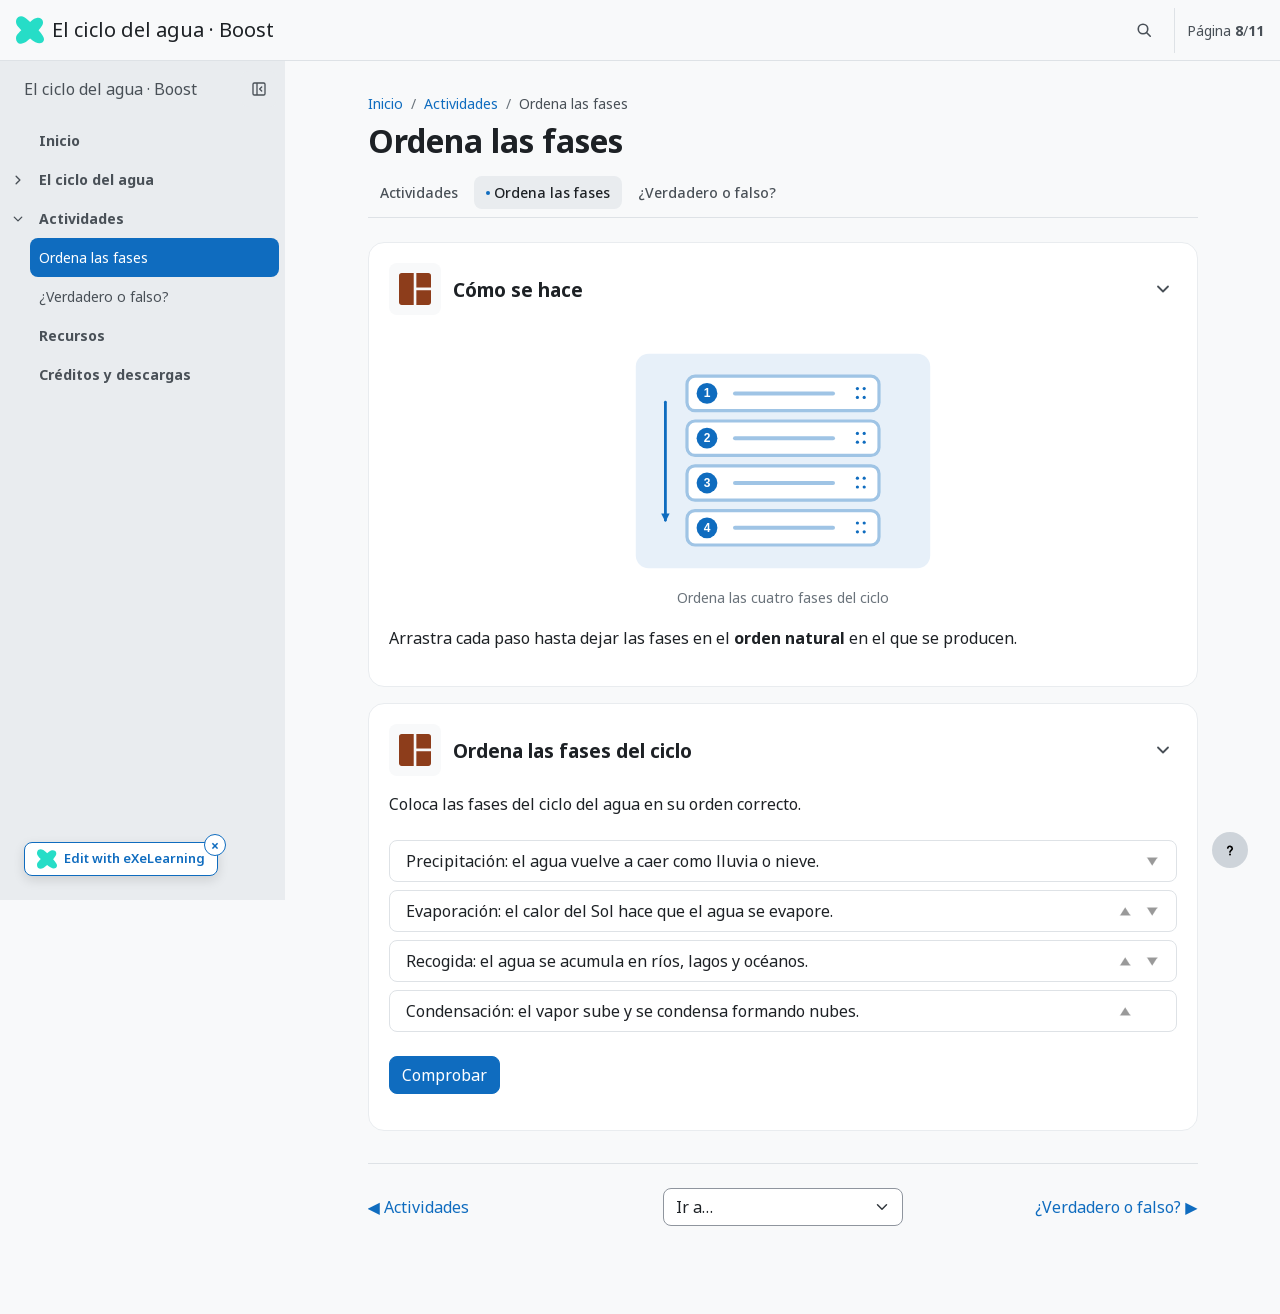
<file: html/ordena-las-fases.html>
<!DOCTYPE html>
<html lang="es" id="exe-page-mollw3jd-tosyz621d">
<head>
<meta charset="utf-8">
<meta name="generator" content="eXeLearning">
<meta name="viewport" content="width=device-width, initial-scale=1">
<link rel="license" type="text/html" href="https://creativecommons.org/publicdomain/zero/1.0/">
<title>Ordena las fases | El ciclo del agua · Boost</title>
<link rel="icon" type="image/x-icon" href="../libs/favicon.ico">
<meta name="description" content="Recurso educativo de ejemplo sobre el ciclo del agua, presentado con el estilo Boost.">
<script>document.querySelector("html").classList.add("js");</script><script src="../libs/jquery/jquery.min.js"> </script><script src="../libs/common_i18n.js"> </script><script src="../libs/common.js"> </script><script src="../libs/exe_export.js"> </script><script src="../search_index.js"> </script><script src="../libs/bootstrap/bootstrap.bundle.min.js"> </script><link rel="stylesheet" href="../libs/bootstrap/bootstrap.min.css">
<script src="../idevices/text/text.js"></script><link rel="stylesheet" href="../idevices/text/text.css">
<script src="../idevices/scrambled-list/scrambled-list.js"></script><link rel="stylesheet" href="../idevices/scrambled-list/scrambled-list.css">
<link rel="stylesheet" href="../content/css/base.css"><script src="../theme/style.js"> </script><link rel="stylesheet" href="../theme/style.css">
<script src="../edit-in-exelearning.js" defer></script>
</head>
<body class="exe-export exe-web-site">
<script>document.body.className+=" js"</script>
<div class="exe-content exe-export pre-js siteNav-hidden"><a href="#page-mollw3jd-tosyz621d" id="skipNav">Saltar al contenido</a> <nav id="siteNav">
<ul>
<li> <a href="../index.html" class="main-node no-ch">Inicio</a>
</li>
<li> <a href="../html/el-ciclo-del-agua.html" class="daddy">El ciclo del agua</a>
<ul class="other-section">
<li> <a href="../html/evaporacion.html" class="no-ch">Evaporación</a>
</li>
<li> <a href="../html/condensacion.html" class="no-ch">Condensación</a>
</li>
<li> <a href="../html/precipitacion.html" class="no-ch">Precipitación</a>
</li>
<li> <a href="../html/recogida.html" class="no-ch">Recogida</a>
</li>
</ul>
</li>
<li class="current-page-parent"> <a href="../html/actividades.html" class="daddy">Actividades</a>
<ul class="other-section">
<li class="active"> <a href="../html/ordena-las-fases.html" class="active no-ch">Ordena las fases</a>
</li>
<li> <a href="../html/verdadero-o-falso.html" class="no-ch">¿Verdadero o falso?</a>
</li>
</ul>
</li>
<li> <a href="../html/recursos.html" class="no-ch">Recursos</a>
</li>
<li> <a href="../html/creditos-y-descargas.html" class="no-ch">Créditos y descargas</a>
</li>
</ul>
</nav><main id="page-mollw3jd-tosyz621d" class="page"> <div id="exe-client-search" data-block-order-string="Caja %e" data-no-results-string="Sin resultados.">
</div>
<header class="main-header"> <p class="page-counter"> <span class="page-counter-label">Página </span><span class="page-counter-content"> <strong class="page-counter-current-page">8</strong><span class="page-counter-sep">/</span><strong class="page-counter-total">11</strong></span></p>

<div class="package-header"><p class="package-title">El ciclo del agua · Boost</p></div>
<div class="page-header"><h1 class="page-title">Ordena las fases</h1></div>
</header><div id="page-content-page-mollw3jd-tosyz621d" class="page-content">
<article id="SP00000025" class="box">
<header class="box-head">
<div class="box-icon exe-icon">
<img src="../theme/icons/pieces.svg" alt="" style="display:block;object-fit:contain;">
</div>
<h1 class="box-title">Cómo se hace</h1>
<button class="box-toggle box-toggle-on" title="Toggle content">
<span>Toggle content</span>
</button></header>
<div class="box-content">
<div id="SP00000026" class="idevice_node text" data-idevice-path="../idevices/text/" data-idevice-type="text" data-idevice-component-type="json" data-idevice-json-data="{&quot;ideviceId&quot;:&quot;SP00000026&quot;}">
<div class="exe-text-template"><div class="textIdeviceContent"><div class="exe-text-activity"><div><figure style="text-align:center;margin:10px 0 18px;"><img src="../content/resources/SP00000026/08-ordena-las-fases.svg" alt="Ordena las cuatro fases del ciclo" style="max-width:320px;width:100%;height:auto;" /><figcaption style="font-style:italic;font-size:15px;color:#6a737b;margin-top:6px;">Ordena las cuatro fases del ciclo</figcaption></figure><p>Arrastra cada paso hasta dejar las fases en el <strong>orden natural</strong> en el que se producen.</p><p class="clearfix"> </p></div></div></div></div>
</div>
</div>
</article><article id="SP00000027" class="box">
<header class="box-head">
<div class="box-icon exe-icon">
<img src="../theme/icons/pieces.svg" alt="" style="display:block;object-fit:contain;">
</div>
<h1 class="box-title">Ordena las fases del ciclo</h1>
<button class="box-toggle box-toggle-on" title="Toggle content">
<span>Toggle content</span>
</button></header>
<div class="box-content">
<div id="SP00000028" class="idevice_node scrambled-list" data-idevice-path="../idevices/scrambled-list/" data-idevice-type="scrambled-list" data-idevice-component-type="json" data-idevice-json-data="{&quot;typeGame&quot;:&quot;ScrambledList&quot;,&quot;instructions&quot;:&quot;&lt;p&gt;Coloca las fases del ciclo del agua en su orden correcto.&lt;/p&gt;&quot;,&quot;textAfter&quot;:&quot;&quot;,&quot;afterElement&quot;:&quot;&quot;,&quot;options&quot;:[&quot;Evaporación: el calor del Sol hace que el agua se evapore.&quot;,&quot;Condensación: el vapor sube y se condensa formando nubes.&quot;,&quot;Precipitación: el agua vuelve a caer como lluvia o nieve.&quot;,&quot;Recogida: el agua se acumula en ríos, lagos y océanos.&quot;],&quot;time&quot;:0,&quot;buttonText&quot;:&quot;Comprobar&quot;,&quot;rightText&quot;:&quot;¡Correcto!&quot;,&quot;wrongText&quot;:&quot;Aún no. El orden correcto es:&quot;,&quot;isScorm&quot;:0,&quot;textButtonScorm&quot;:&quot;Guardar puntuación&quot;,&quot;repeatActivity&quot;:true,&quot;weighted&quot;:100,&quot;evaluation&quot;:true,&quot;evaluationID&quot;:&quot;98765&quot;,&quot;main&quot;:&quot;slSP00000028&quot;}" data-idevice-template="scrambled-list.html">
<div class="exe-sortableList" id="slSP00000028" scorm=false><div class="game-evaluation-ids js-hidden" data-id="SP00000028" data-evaluationid="98765"></div><div class="exe-sortableList-instructions"><p>Coloca las fases del ciclo del agua en su orden correcto.</p></div><ul class="exe-sortableList-list"><li>Evaporación: el calor del Sol hace que el agua se evapore.</li><li>Condensación: el vapor sube y se condensa formando nubes.</li><li>Precipitación: el agua vuelve a caer como lluvia o nieve.</li><li>Recogida: el agua se acumula en ríos, lagos y océanos.</li></ul><div style="display:none"><p class="exe-sortableList-buttonText">Comprobar</p><p class="exe-sortableList-rightText">¡Correcto!</p><p class="exe-sortableList-wrongText">Aún no. El orden correcto es:</p></div><div class="exe-scorm-message"></div></div>
</div>
</div>
</article>
</div></main><div class="nav-buttons">
<a href="../html/actividades.html" title="Anterior" class="nav-button nav-button-left"><span>Anterior</span></a>
<a href="../html/verdadero-o-falso.html" title="Siguiente" class="nav-button nav-button-right"><span>Siguiente</span></a>
</div>
<footer id="siteFooter"><div id="siteFooterContent"> <div id="packageLicense" class="cc cc-0"> <p> <span class="license-label">Licencia: </span><a href="https://creativecommons.org/publicdomain/zero/1.0/" class="license">Creative Commons: CC0 1.0 Universal (dominio público)</a></p>
</div>
</div></footer>
</div>
<p id="made-with-eXe"> <a href="https://exelearning.net/" target="_blank" rel="noopener"> <span>Creado con eXeLearning <span>(Ventana nueva)</span></span></a></p>
</body>
</html>
</file>
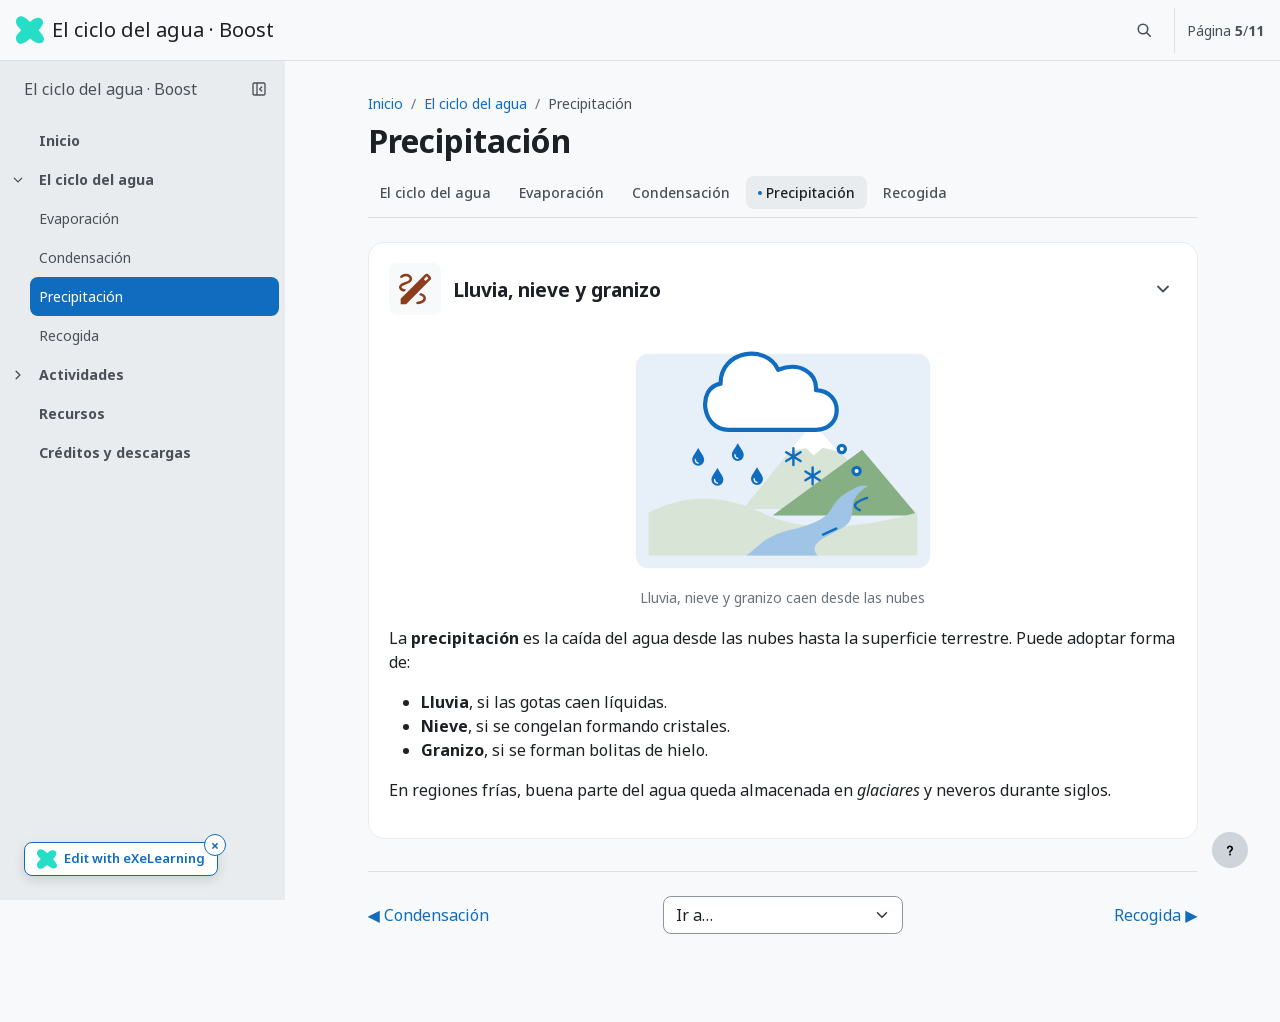
<file: html/precipitacion.html>
<!DOCTYPE html>
<html lang="es" id="exe-page-mollw3jc-n3ptfzfrz">
<head>
<meta charset="utf-8">
<meta name="generator" content="eXeLearning">
<meta name="viewport" content="width=device-width, initial-scale=1">
<link rel="license" type="text/html" href="https://creativecommons.org/publicdomain/zero/1.0/">
<title>Precipitación | El ciclo del agua · Boost</title>
<link rel="icon" type="image/x-icon" href="../libs/favicon.ico">
<meta name="description" content="Recurso educativo de ejemplo sobre el ciclo del agua, presentado con el estilo Boost.">
<script>document.querySelector("html").classList.add("js");</script><script src="../libs/jquery/jquery.min.js"> </script><script src="../libs/common_i18n.js"> </script><script src="../libs/common.js"> </script><script src="../libs/exe_export.js"> </script><script src="../search_index.js"> </script><script src="../libs/bootstrap/bootstrap.bundle.min.js"> </script><link rel="stylesheet" href="../libs/bootstrap/bootstrap.min.css">
<script src="../idevices/text/text.js"></script><link rel="stylesheet" href="../idevices/text/text.css">
<link rel="stylesheet" href="../content/css/base.css"><script src="../theme/style.js"> </script><link rel="stylesheet" href="../theme/style.css">
<script src="../edit-in-exelearning.js" defer></script>
</head>
<body class="exe-export exe-web-site">
<script>document.body.className+=" js"</script>
<div class="exe-content exe-export pre-js siteNav-hidden"><a href="#page-mollw3jc-n3ptfzfrz" id="skipNav">Saltar al contenido</a> <nav id="siteNav">
<ul>
<li> <a href="../index.html" class="main-node no-ch">Inicio</a>
</li>
<li class="current-page-parent"> <a href="../html/el-ciclo-del-agua.html" class="daddy">El ciclo del agua</a>
<ul class="other-section">
<li> <a href="../html/evaporacion.html" class="no-ch">Evaporación</a>
</li>
<li> <a href="../html/condensacion.html" class="no-ch">Condensación</a>
</li>
<li class="active"> <a href="../html/precipitacion.html" class="active no-ch">Precipitación</a>
</li>
<li> <a href="../html/recogida.html" class="no-ch">Recogida</a>
</li>
</ul>
</li>
<li> <a href="../html/actividades.html" class="daddy">Actividades</a>
<ul class="other-section">
<li> <a href="../html/ordena-las-fases.html" class="no-ch">Ordena las fases</a>
</li>
<li> <a href="../html/verdadero-o-falso.html" class="no-ch">¿Verdadero o falso?</a>
</li>
</ul>
</li>
<li> <a href="../html/recursos.html" class="no-ch">Recursos</a>
</li>
<li> <a href="../html/creditos-y-descargas.html" class="no-ch">Créditos y descargas</a>
</li>
</ul>
</nav><main id="page-mollw3jc-n3ptfzfrz" class="page"> <div id="exe-client-search" data-block-order-string="Caja %e" data-no-results-string="Sin resultados.">
</div>
<header class="main-header"> <p class="page-counter"> <span class="page-counter-label">Página </span><span class="page-counter-content"> <strong class="page-counter-current-page">5</strong><span class="page-counter-sep">/</span><strong class="page-counter-total">11</strong></span></p>

<div class="package-header"><p class="package-title">El ciclo del agua · Boost</p></div>
<div class="page-header"><h1 class="page-title">Precipitación</h1></div>
</header><div id="page-content-page-mollw3jc-n3ptfzfrz" class="page-content">
<article id="SP00000016" class="box">
<header class="box-head">
<div class="box-icon exe-icon">
<img src="../theme/icons/draw.svg" alt="" style="display:block;object-fit:contain;">
</div>
<h1 class="box-title">Lluvia, nieve y granizo</h1>
<button class="box-toggle box-toggle-on" title="Toggle content">
<span>Toggle content</span>
</button></header>
<div class="box-content">
<div id="SP00000017" class="idevice_node text" data-idevice-path="../idevices/text/" data-idevice-type="text" data-idevice-component-type="json" data-idevice-json-data="{&quot;ideviceId&quot;:&quot;SP00000017&quot;}">
<div class="exe-text-template"><div class="textIdeviceContent"><div class="exe-text-activity"><div><figure style="text-align:center;margin:10px 0 18px;"><img src="../content/resources/SP00000017/05-precipitacion.svg" alt="Lluvia, nieve y granizo caen desde las nubes" style="max-width:320px;width:100%;height:auto;" /><figcaption style="font-style:italic;font-size:15px;color:#6a737b;margin-top:6px;">Lluvia, nieve y granizo caen desde las nubes</figcaption></figure><p>La <strong>precipitación</strong> es la caída del agua desde las nubes hasta la superficie terrestre. Puede adoptar forma de:</p><ul><li><strong>Lluvia</strong>, si las gotas caen líquidas.</li><li><strong>Nieve</strong>, si se congelan formando cristales.</li><li><strong>Granizo</strong>, si se forman bolitas de hielo.</li></ul><p>En regiones frías, buena parte del agua queda almacenada en <em>glaciares</em> y neveros durante siglos.</p><p class="clearfix"> </p></div></div></div></div>
</div>
</div>
</article>
</div></main><div class="nav-buttons">
<a href="../html/condensacion.html" title="Anterior" class="nav-button nav-button-left"><span>Anterior</span></a>
<a href="../html/recogida.html" title="Siguiente" class="nav-button nav-button-right"><span>Siguiente</span></a>
</div>
<footer id="siteFooter"><div id="siteFooterContent"> <div id="packageLicense" class="cc cc-0"> <p> <span class="license-label">Licencia: </span><a href="https://creativecommons.org/publicdomain/zero/1.0/" class="license">Creative Commons: CC0 1.0 Universal (dominio público)</a></p>
</div>
</div></footer>
</div>
<p id="made-with-eXe"> <a href="https://exelearning.net/" target="_blank" rel="noopener"> <span>Creado con eXeLearning <span>(Ventana nueva)</span></span></a></p>
</body>
</html>
</file>
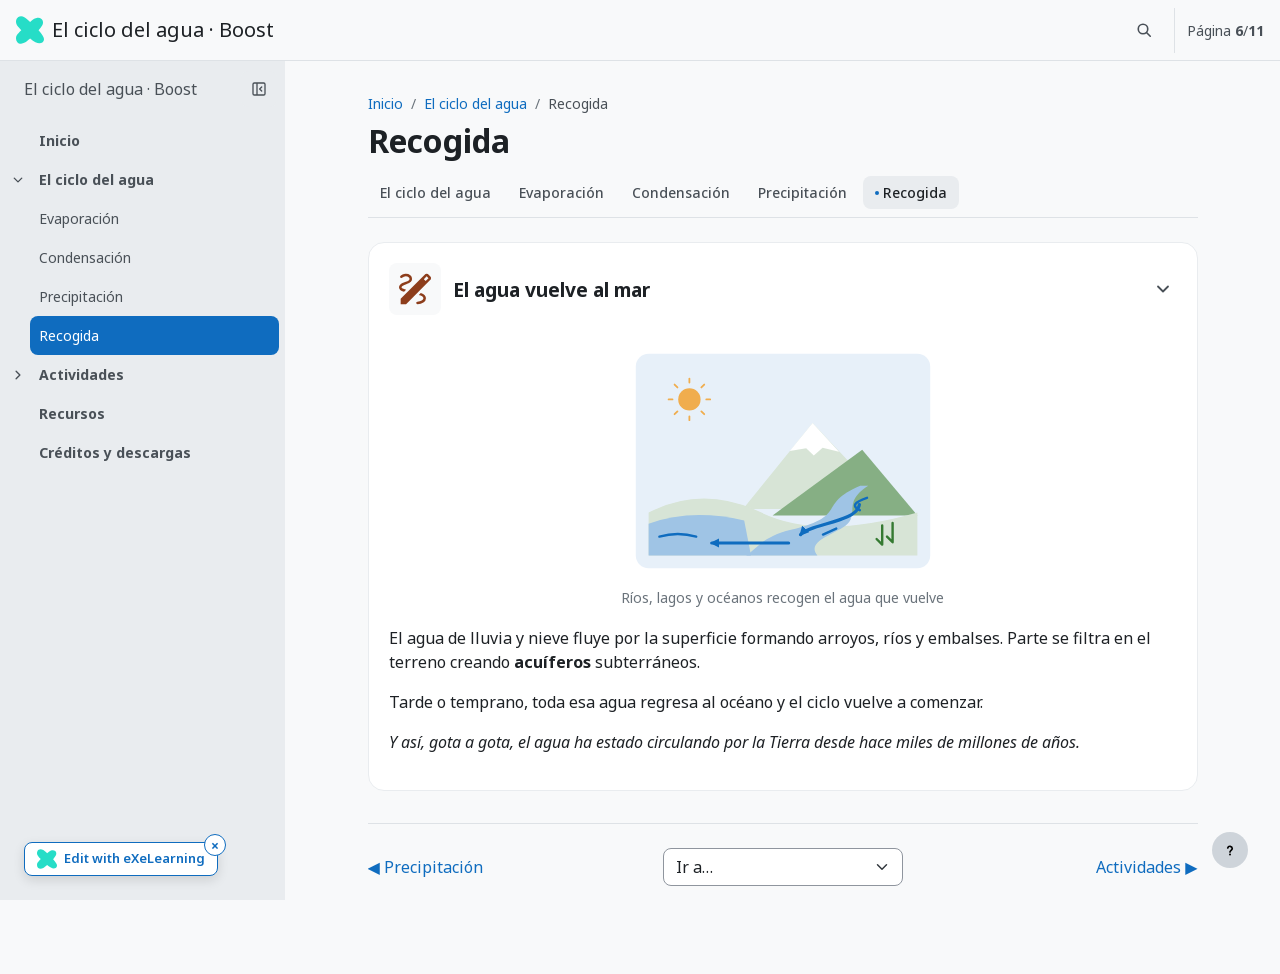
<file: html/recogida.html>
<!DOCTYPE html>
<html lang="es" id="exe-page-mollw3jd-iqkzrmua9">
<head>
<meta charset="utf-8">
<meta name="generator" content="eXeLearning">
<meta name="viewport" content="width=device-width, initial-scale=1">
<link rel="license" type="text/html" href="https://creativecommons.org/publicdomain/zero/1.0/">
<title>Recogida | El ciclo del agua · Boost</title>
<link rel="icon" type="image/x-icon" href="../libs/favicon.ico">
<meta name="description" content="Recurso educativo de ejemplo sobre el ciclo del agua, presentado con el estilo Boost.">
<script>document.querySelector("html").classList.add("js");</script><script src="../libs/jquery/jquery.min.js"> </script><script src="../libs/common_i18n.js"> </script><script src="../libs/common.js"> </script><script src="../libs/exe_export.js"> </script><script src="../search_index.js"> </script><script src="../libs/bootstrap/bootstrap.bundle.min.js"> </script><link rel="stylesheet" href="../libs/bootstrap/bootstrap.min.css">
<script src="../idevices/text/text.js"></script><link rel="stylesheet" href="../idevices/text/text.css">
<link rel="stylesheet" href="../content/css/base.css"><script src="../theme/style.js"> </script><link rel="stylesheet" href="../theme/style.css">
<script src="../edit-in-exelearning.js" defer></script>
</head>
<body class="exe-export exe-web-site">
<script>document.body.className+=" js"</script>
<div class="exe-content exe-export pre-js siteNav-hidden"><a href="#page-mollw3jd-iqkzrmua9" id="skipNav">Saltar al contenido</a> <nav id="siteNav">
<ul>
<li> <a href="../index.html" class="main-node no-ch">Inicio</a>
</li>
<li class="current-page-parent"> <a href="../html/el-ciclo-del-agua.html" class="daddy">El ciclo del agua</a>
<ul class="other-section">
<li> <a href="../html/evaporacion.html" class="no-ch">Evaporación</a>
</li>
<li> <a href="../html/condensacion.html" class="no-ch">Condensación</a>
</li>
<li> <a href="../html/precipitacion.html" class="no-ch">Precipitación</a>
</li>
<li class="active"> <a href="../html/recogida.html" class="active no-ch">Recogida</a>
</li>
</ul>
</li>
<li> <a href="../html/actividades.html" class="daddy">Actividades</a>
<ul class="other-section">
<li> <a href="../html/ordena-las-fases.html" class="no-ch">Ordena las fases</a>
</li>
<li> <a href="../html/verdadero-o-falso.html" class="no-ch">¿Verdadero o falso?</a>
</li>
</ul>
</li>
<li> <a href="../html/recursos.html" class="no-ch">Recursos</a>
</li>
<li> <a href="../html/creditos-y-descargas.html" class="no-ch">Créditos y descargas</a>
</li>
</ul>
</nav><main id="page-mollw3jd-iqkzrmua9" class="page"> <div id="exe-client-search" data-block-order-string="Caja %e" data-no-results-string="Sin resultados.">
</div>
<header class="main-header"> <p class="page-counter"> <span class="page-counter-label">Página </span><span class="page-counter-content"> <strong class="page-counter-current-page">6</strong><span class="page-counter-sep">/</span><strong class="page-counter-total">11</strong></span></p>

<div class="package-header"><p class="package-title">El ciclo del agua · Boost</p></div>
<div class="page-header"><h1 class="page-title">Recogida</h1></div>
</header><div id="page-content-page-mollw3jd-iqkzrmua9" class="page-content">
<article id="SP00000019" class="box">
<header class="box-head">
<div class="box-icon exe-icon">
<img src="../theme/icons/draw.svg" alt="" style="display:block;object-fit:contain;">
</div>
<h1 class="box-title">El agua vuelve al mar</h1>
<button class="box-toggle box-toggle-on" title="Toggle content">
<span>Toggle content</span>
</button></header>
<div class="box-content">
<div id="SP00000020" class="idevice_node text" data-idevice-path="../idevices/text/" data-idevice-type="text" data-idevice-component-type="json" data-idevice-json-data="{&quot;ideviceId&quot;:&quot;SP00000020&quot;}">
<div class="exe-text-template"><div class="textIdeviceContent"><div class="exe-text-activity"><div><figure style="text-align:center;margin:10px 0 18px;"><img src="../content/resources/SP00000020/06-recogida.svg" alt="Ríos, lagos y océanos recogen el agua que vuelve" style="max-width:320px;width:100%;height:auto;" /><figcaption style="font-style:italic;font-size:15px;color:#6a737b;margin-top:6px;">Ríos, lagos y océanos recogen el agua que vuelve</figcaption></figure><p>El agua de lluvia y nieve fluye por la superficie formando arroyos, ríos y embalses. Parte se filtra en el terreno creando <strong>acuíferos</strong> subterráneos.</p><p>Tarde o temprano, toda esa agua regresa al océano y el ciclo vuelve a comenzar.</p><p><em>Y así, gota a gota, el agua ha estado circulando por la Tierra desde hace miles de millones de años.</em></p><p class="clearfix"> </p></div></div></div></div>
</div>
</div>
</article>
</div></main><div class="nav-buttons">
<a href="../html/precipitacion.html" title="Anterior" class="nav-button nav-button-left"><span>Anterior</span></a>
<a href="../html/actividades.html" title="Siguiente" class="nav-button nav-button-right"><span>Siguiente</span></a>
</div>
<footer id="siteFooter"><div id="siteFooterContent"> <div id="packageLicense" class="cc cc-0"> <p> <span class="license-label">Licencia: </span><a href="https://creativecommons.org/publicdomain/zero/1.0/" class="license">Creative Commons: CC0 1.0 Universal (dominio público)</a></p>
</div>
</div></footer>
</div>
<p id="made-with-eXe"> <a href="https://exelearning.net/" target="_blank" rel="noopener"> <span>Creado con eXeLearning <span>(Ventana nueva)</span></span></a></p>
</body>
</html>
</file>
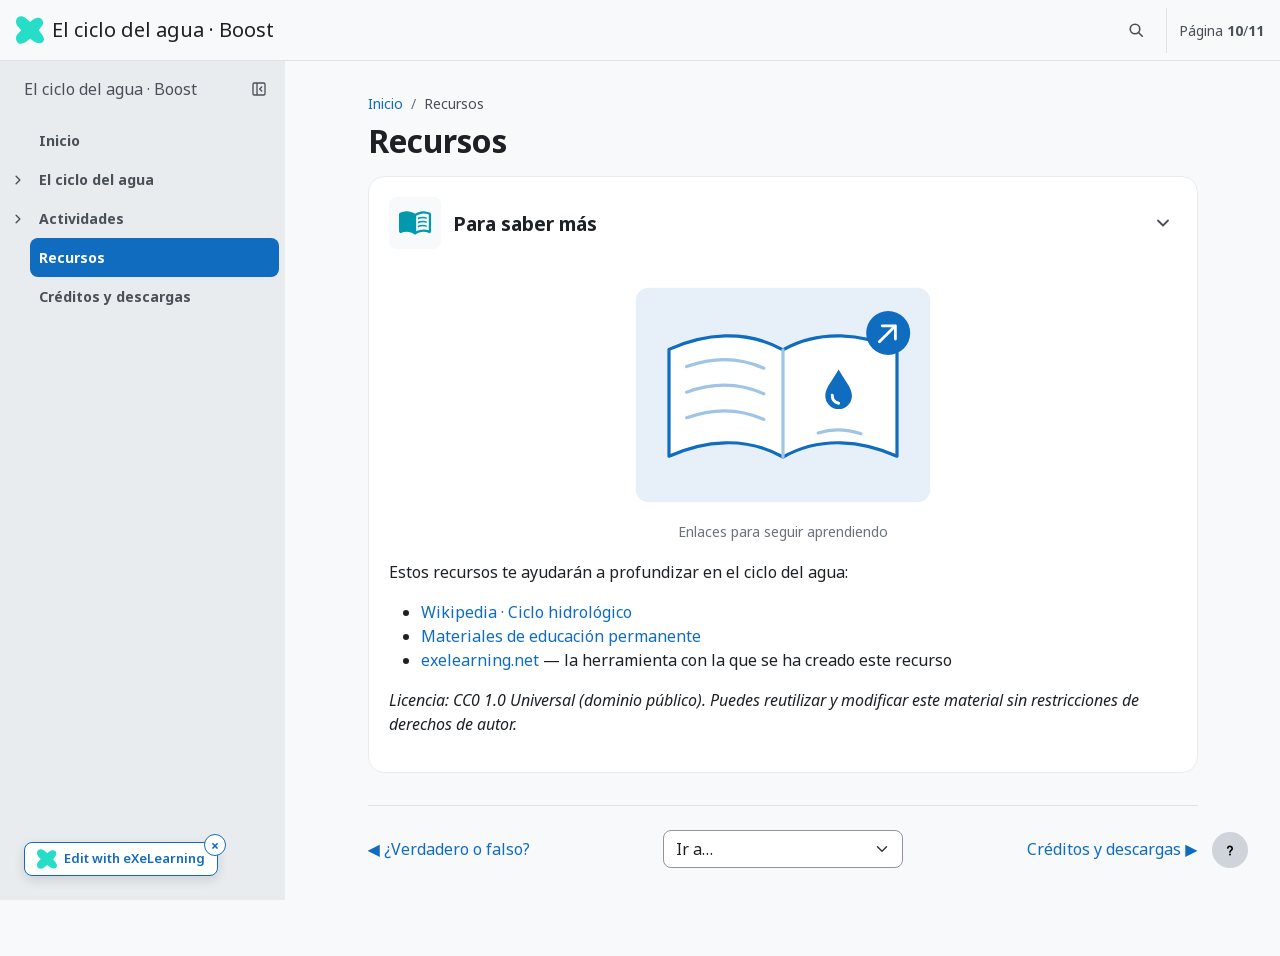
<file: html/recursos.html>
<!DOCTYPE html>
<html lang="es" id="exe-page-mollw3je-eff1xcrd0">
<head>
<meta charset="utf-8">
<meta name="generator" content="eXeLearning">
<meta name="viewport" content="width=device-width, initial-scale=1">
<link rel="license" type="text/html" href="https://creativecommons.org/publicdomain/zero/1.0/">
<title>Recursos | El ciclo del agua · Boost</title>
<link rel="icon" type="image/x-icon" href="../libs/favicon.ico">
<meta name="description" content="Recurso educativo de ejemplo sobre el ciclo del agua, presentado con el estilo Boost.">
<script>document.querySelector("html").classList.add("js");</script><script src="../libs/jquery/jquery.min.js"> </script><script src="../libs/common_i18n.js"> </script><script src="../libs/common.js"> </script><script src="../libs/exe_export.js"> </script><script src="../search_index.js"> </script><script src="../libs/bootstrap/bootstrap.bundle.min.js"> </script><link rel="stylesheet" href="../libs/bootstrap/bootstrap.min.css">
<script src="../idevices/text/text.js"></script><link rel="stylesheet" href="../idevices/text/text.css">
<link rel="stylesheet" href="../content/css/base.css"><script src="../theme/style.js"> </script><link rel="stylesheet" href="../theme/style.css">
<script src="../edit-in-exelearning.js" defer></script>
</head>
<body class="exe-export exe-web-site">
<script>document.body.className+=" js"</script>
<div class="exe-content exe-export pre-js siteNav-hidden"><a href="#page-mollw3je-eff1xcrd0" id="skipNav">Saltar al contenido</a> <nav id="siteNav">
<ul>
<li> <a href="../index.html" class="main-node no-ch">Inicio</a>
</li>
<li> <a href="../html/el-ciclo-del-agua.html" class="daddy">El ciclo del agua</a>
<ul class="other-section">
<li> <a href="../html/evaporacion.html" class="no-ch">Evaporación</a>
</li>
<li> <a href="../html/condensacion.html" class="no-ch">Condensación</a>
</li>
<li> <a href="../html/precipitacion.html" class="no-ch">Precipitación</a>
</li>
<li> <a href="../html/recogida.html" class="no-ch">Recogida</a>
</li>
</ul>
</li>
<li> <a href="../html/actividades.html" class="daddy">Actividades</a>
<ul class="other-section">
<li> <a href="../html/ordena-las-fases.html" class="no-ch">Ordena las fases</a>
</li>
<li> <a href="../html/verdadero-o-falso.html" class="no-ch">¿Verdadero o falso?</a>
</li>
</ul>
</li>
<li class="active"> <a href="../html/recursos.html" class="active no-ch">Recursos</a>
</li>
<li> <a href="../html/creditos-y-descargas.html" class="no-ch">Créditos y descargas</a>
</li>
</ul>
</nav><main id="page-mollw3je-eff1xcrd0" class="page"> <div id="exe-client-search" data-block-order-string="Caja %e" data-no-results-string="Sin resultados.">
</div>
<header class="main-header"> <p class="page-counter"> <span class="page-counter-label">Página </span><span class="page-counter-content"> <strong class="page-counter-current-page">10</strong><span class="page-counter-sep">/</span><strong class="page-counter-total">11</strong></span></p>

<div class="package-header"><p class="package-title">El ciclo del agua · Boost</p></div>
<div class="page-header"><h1 class="page-title">Recursos</h1></div>
</header><div id="page-content-page-mollw3je-eff1xcrd0" class="page-content">
<article id="SP00000035" class="box">
<header class="box-head">
<div class="box-icon exe-icon">
<img src="../theme/icons/book.svg" alt="" style="display:block;object-fit:contain;">
</div>
<h1 class="box-title">Para saber más</h1>
<button class="box-toggle box-toggle-on" title="Toggle content">
<span>Toggle content</span>
</button></header>
<div class="box-content">
<div id="SP00000036" class="idevice_node text" data-idevice-path="../idevices/text/" data-idevice-type="text" data-idevice-component-type="json" data-idevice-json-data="{&quot;ideviceId&quot;:&quot;SP00000036&quot;}">
<div class="exe-text-template"><div class="textIdeviceContent"><div class="exe-text-activity"><div><figure style="text-align:center;margin:10px 0 18px;"><img src="../content/resources/SP00000036/10-recursos.svg" alt="Enlaces para seguir aprendiendo" style="max-width:320px;width:100%;height:auto;" /><figcaption style="font-style:italic;font-size:15px;color:#6a737b;margin-top:6px;">Enlaces para seguir aprendiendo</figcaption></figure><p>Estos recursos te ayudarán a profundizar en el ciclo del agua:</p>
        <ul>
          <li><a href="https://es.wikipedia.org/wiki/Ciclo_hidrol%C3%B3gico" target="_blank" rel="noopener">Wikipedia · Ciclo hidrológico</a></li>
          <li><a href="https://www.juntadeandalucia.es/educacion/permanente/materiales/" target="_blank" rel="noopener">Materiales de educación permanente</a></li>
          <li><a href="https://exelearning.net/" target="_blank" rel="noopener">exelearning.net</a> — la herramienta con la que se ha creado este recurso</li>
        </ul>
        <p><em>Licencia: CC0 1.0 Universal (dominio público). Puedes reutilizar y modificar este material sin restricciones de derechos de autor.</em></p><p class="clearfix"> </p></div></div></div></div>
</div>
</div>
</article>
</div></main><div class="nav-buttons">
<a href="../html/verdadero-o-falso.html" title="Anterior" class="nav-button nav-button-left"><span>Anterior</span></a>
<a href="../html/creditos-y-descargas.html" title="Siguiente" class="nav-button nav-button-right"><span>Siguiente</span></a>
</div>
<footer id="siteFooter"><div id="siteFooterContent"> <div id="packageLicense" class="cc cc-0"> <p> <span class="license-label">Licencia: </span><a href="https://creativecommons.org/publicdomain/zero/1.0/" class="license">Creative Commons: CC0 1.0 Universal (dominio público)</a></p>
</div>
</div></footer>
</div>
<p id="made-with-eXe"> <a href="https://exelearning.net/" target="_blank" rel="noopener"> <span>Creado con eXeLearning <span>(Ventana nueva)</span></span></a></p>
</body>
</html>
</file>
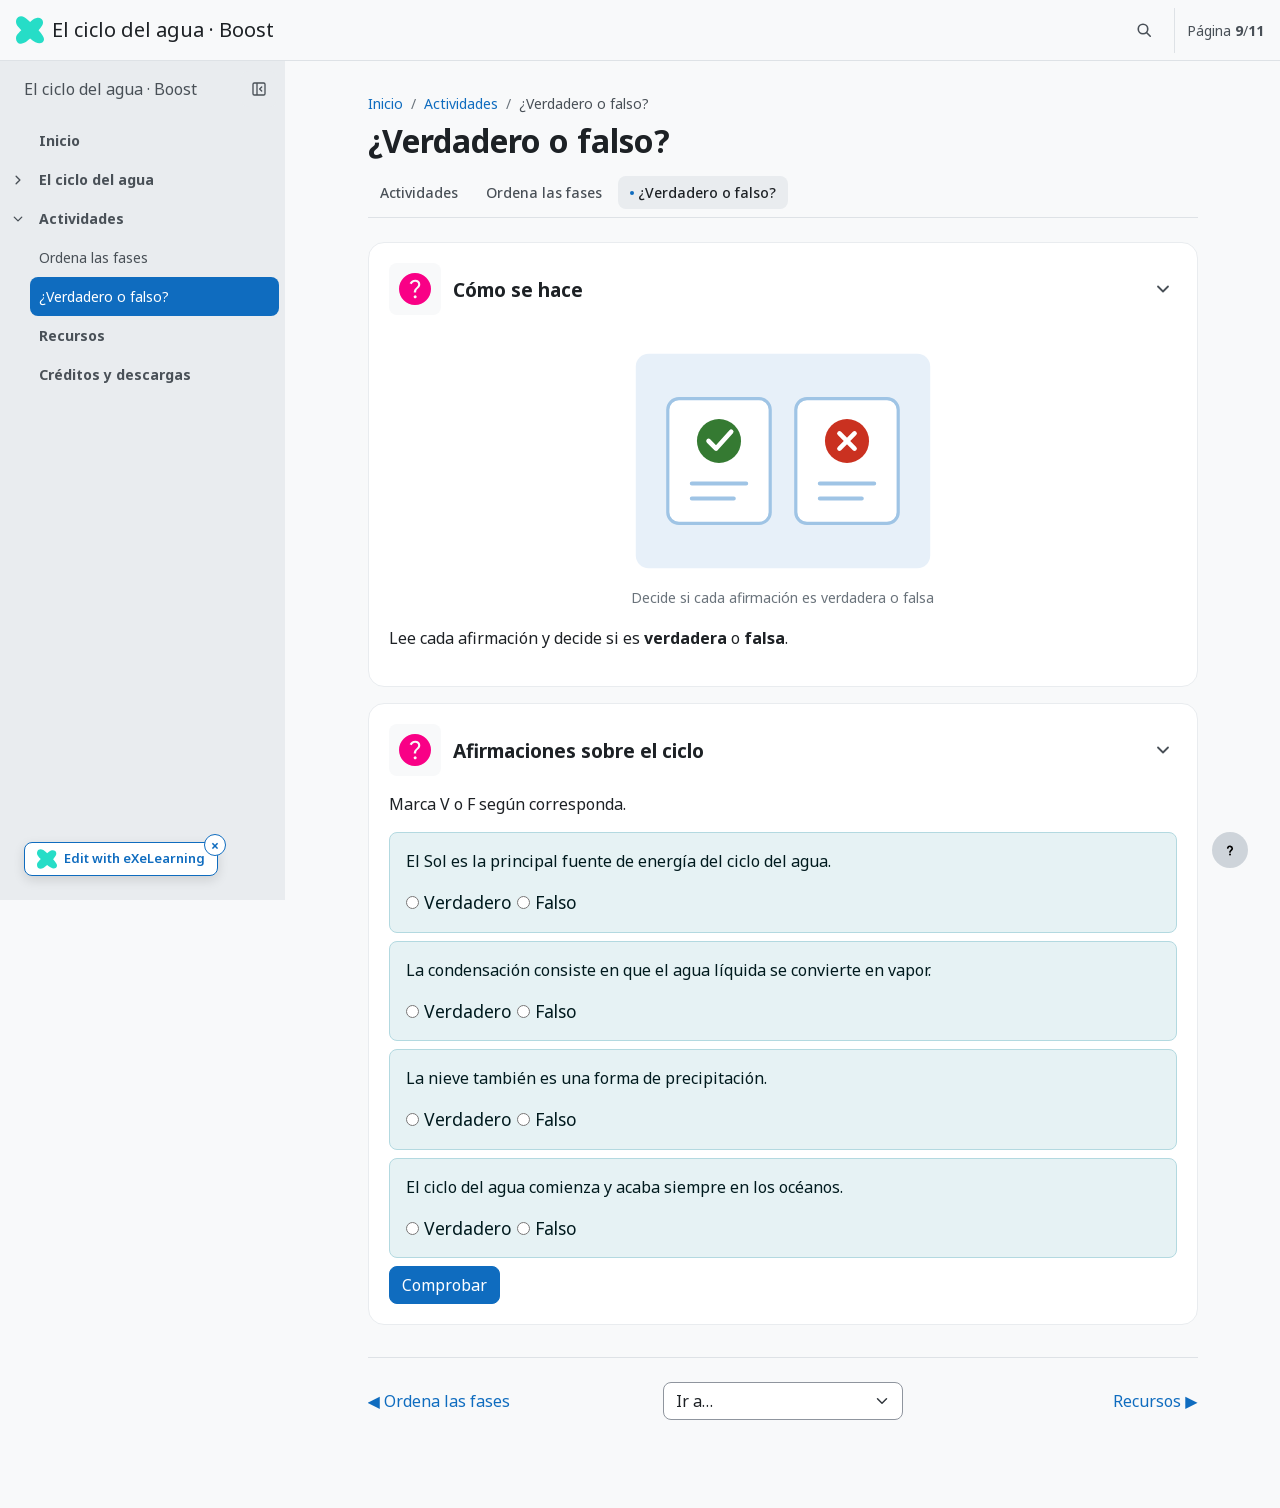
<file: html/verdadero-o-falso.html>
<!DOCTYPE html>
<html lang="es" id="exe-page-mollw3jd-vri7nuwu5">
<head>
<meta charset="utf-8">
<meta name="generator" content="eXeLearning">
<meta name="viewport" content="width=device-width, initial-scale=1">
<link rel="license" type="text/html" href="https://creativecommons.org/publicdomain/zero/1.0/">
<title>¿Verdadero o falso? | El ciclo del agua · Boost</title>
<link rel="icon" type="image/x-icon" href="../libs/favicon.ico">
<meta name="description" content="Recurso educativo de ejemplo sobre el ciclo del agua, presentado con el estilo Boost.">
<script>document.querySelector("html").classList.add("js");</script><script src="../libs/jquery/jquery.min.js"> </script><script src="../libs/common_i18n.js"> </script><script src="../libs/common.js"> </script><script src="../libs/exe_export.js"> </script><script src="../search_index.js"> </script><script src="../libs/bootstrap/bootstrap.bundle.min.js"> </script><link rel="stylesheet" href="../libs/bootstrap/bootstrap.min.css">
<script src="../idevices/text/text.js"></script><link rel="stylesheet" href="../idevices/text/text.css">
<script src="../idevices/trueorfalse/trueorfalse.js"></script><link rel="stylesheet" href="../idevices/trueorfalse/trueorfalse.css">
<link rel="stylesheet" href="../content/css/base.css"><script src="../theme/style.js"> </script><link rel="stylesheet" href="../theme/style.css">
<script src="../edit-in-exelearning.js" defer></script>
</head>
<body class="exe-export exe-web-site">
<script>document.body.className+=" js"</script>
<div class="exe-content exe-export pre-js siteNav-hidden"><a href="#page-mollw3jd-vri7nuwu5" id="skipNav">Saltar al contenido</a> <nav id="siteNav">
<ul>
<li> <a href="../index.html" class="main-node no-ch">Inicio</a>
</li>
<li> <a href="../html/el-ciclo-del-agua.html" class="daddy">El ciclo del agua</a>
<ul class="other-section">
<li> <a href="../html/evaporacion.html" class="no-ch">Evaporación</a>
</li>
<li> <a href="../html/condensacion.html" class="no-ch">Condensación</a>
</li>
<li> <a href="../html/precipitacion.html" class="no-ch">Precipitación</a>
</li>
<li> <a href="../html/recogida.html" class="no-ch">Recogida</a>
</li>
</ul>
</li>
<li class="current-page-parent"> <a href="../html/actividades.html" class="daddy">Actividades</a>
<ul class="other-section">
<li> <a href="../html/ordena-las-fases.html" class="no-ch">Ordena las fases</a>
</li>
<li class="active"> <a href="../html/verdadero-o-falso.html" class="active no-ch">¿Verdadero o falso?</a>
</li>
</ul>
</li>
<li> <a href="../html/recursos.html" class="no-ch">Recursos</a>
</li>
<li> <a href="../html/creditos-y-descargas.html" class="no-ch">Créditos y descargas</a>
</li>
</ul>
</nav><main id="page-mollw3jd-vri7nuwu5" class="page"> <div id="exe-client-search" data-block-order-string="Caja %e" data-no-results-string="Sin resultados.">
</div>
<header class="main-header"> <p class="page-counter"> <span class="page-counter-label">Página </span><span class="page-counter-content"> <strong class="page-counter-current-page">9</strong><span class="page-counter-sep">/</span><strong class="page-counter-total">11</strong></span></p>

<div class="package-header"><p class="package-title">El ciclo del agua · Boost</p></div>
<div class="page-header"><h1 class="page-title">¿Verdadero o falso?</h1></div>
</header><div id="page-content-page-mollw3jd-vri7nuwu5" class="page-content">
<article id="SP00000030" class="box">
<header class="box-head">
<div class="box-icon exe-icon">
<img src="../theme/icons/ask.svg" alt="" style="display:block;object-fit:contain;">
</div>
<h1 class="box-title">Cómo se hace</h1>
<button class="box-toggle box-toggle-on" title="Toggle content">
<span>Toggle content</span>
</button></header>
<div class="box-content">
<div id="SP00000031" class="idevice_node text" data-idevice-path="../idevices/text/" data-idevice-type="text" data-idevice-component-type="json" data-idevice-json-data="{&quot;ideviceId&quot;:&quot;SP00000031&quot;}">
<div class="exe-text-template"><div class="textIdeviceContent"><div class="exe-text-activity"><div><figure style="text-align:center;margin:10px 0 18px;"><img src="../content/resources/SP00000031/09-verdadero-o-falso.svg" alt="Decide si cada afirmación es verdadera o falsa" style="max-width:320px;width:100%;height:auto;" /><figcaption style="font-style:italic;font-size:15px;color:#6a737b;margin-top:6px;">Decide si cada afirmación es verdadera o falsa</figcaption></figure><p>Lee cada afirmación y decide si es <strong>verdadera</strong> o <strong>falsa</strong>.</p><p class="clearfix"> </p></div></div></div></div>
</div>
</div>
</article><article id="SP00000032" class="box">
<header class="box-head">
<div class="box-icon exe-icon">
<img src="../theme/icons/ask.svg" alt="" style="display:block;object-fit:contain;">
</div>
<h1 class="box-title">Afirmaciones sobre el ciclo</h1>
<button class="box-toggle box-toggle-on" title="Toggle content">
<span>Toggle content</span>
</button></header>
<div class="box-content">
<div id="SP00000033" class="idevice_node trueorfalse" data-idevice-path="../idevices/trueorfalse/" data-idevice-type="trueorfalse" data-idevice-component-type="json" data-idevice-json-data="{&quot;ideviceId&quot;:&quot;SP00000033&quot;,&quot;isScorm&quot;:0,&quot;evaluation&quot;:false,&quot;isTest&quot;:true,&quot;time&quot;:0,&quot;typeGame&quot;:&quot;TrueOrFalse&quot;,&quot;eXeGameInstructions&quot;:&quot;&lt;p&gt;Marca V o F según corresponda.&lt;/p&gt;&quot;,&quot;eXeIdeviceTextAfter&quot;:&quot;&quot;,&quot;showSlider&quot;:false,&quot;questionsGame&quot;:[{&quot;question&quot;:&quot;El Sol es la principal fuente de energía del ciclo del agua.&quot;,&quot;feedback&quot;:&quot;Correcto. Sin el Sol no habría evaporación.&quot;,&quot;suggestion&quot;:&quot;&quot;,&quot;solution&quot;:1},{&quot;question&quot;:&quot;La condensación consiste en que el agua líquida se convierte en vapor.&quot;,&quot;feedback&quot;:&quot;Falso. Eso es la evaporación. La condensación es el paso contrario.&quot;,&quot;suggestion&quot;:&quot;&quot;,&quot;solution&quot;:0},{&quot;question&quot;:&quot;La nieve también es una forma de precipitación.&quot;,&quot;feedback&quot;:&quot;Correcto. Lluvia, granizo y nieve son precipitaciones.&quot;,&quot;suggestion&quot;:&quot;&quot;,&quot;solution&quot;:1},{&quot;question&quot;:&quot;El ciclo del agua comienza y acaba siempre en los océanos.&quot;,&quot;feedback&quot;:&quot;No del todo: es un ciclo continuo sin principio ni fin claros.&quot;,&quot;suggestion&quot;:&quot;&quot;,&quot;solution&quot;:0}],&quot;msgs&quot;:{&quot;msgNoImage&quot;:&quot;Pregunta sin imagen&quot;,&quot;msgFeedback&quot;:&quot;Retroalimentación&quot;,&quot;msgSuggestion&quot;:&quot;Pista&quot;,&quot;msgSolution&quot;:&quot;Solución&quot;,&quot;msgQuestion&quot;:&quot;Pregunta&quot;,&quot;msgTrue&quot;:&quot;Verdadero&quot;,&quot;msgFalse&quot;:&quot;Falso&quot;,&quot;msgOk&quot;:&quot;Correcto&quot;,&quot;msgKO&quot;:&quot;Incorrecto&quot;,&quot;msgShow&quot;:&quot;Mostrar&quot;,&quot;msgHide&quot;:&quot;Ocultar&quot;,&quot;msgReboot&quot;:&quot;¡Inténtalo de nuevo!&quot;,&quot;msgCheck&quot;:&quot;Comprobar&quot;,&quot;msgStartGame&quot;:&quot;Haz clic aquí para comenzar&quot;,&quot;msgYouScore&quot;:&quot;Tu puntuación&quot;,&quot;textButtonScorm&quot;:&quot;Guardar puntuación&quot;,&quot;msgNext&quot;:&quot;Siguiente&quot;,&quot;msgPrevious&quot;:&quot;Anterior&quot;,&quot;msgTime&quot;:&quot;Tiempo por pregunta&quot;}}" data-idevice-template="trueorfalse.html">
<div class="exe-tof-template" id="tfSP00000033"><div class="exe-tof-instructions"><p>Marca V o F según corresponda.</p></div><div class="exe-tof-question"><p>El Sol es la principal fuente de energía del ciclo del agua.</p></div><div class="exe-tof-question"><p>La condensación consiste en que el agua líquida se convierte en vapor.</p></div><div class="exe-tof-question"><p>La nieve también es una forma de precipitación.</p></div><div class="exe-tof-question"><p>El ciclo del agua comienza y acaba siempre en los océanos.</p></div></div>
</div>
</div>
</article>
</div></main><div class="nav-buttons">
<a href="../html/ordena-las-fases.html" title="Anterior" class="nav-button nav-button-left"><span>Anterior</span></a>
<a href="../html/recursos.html" title="Siguiente" class="nav-button nav-button-right"><span>Siguiente</span></a>
</div>
<footer id="siteFooter"><div id="siteFooterContent"> <div id="packageLicense" class="cc cc-0"> <p> <span class="license-label">Licencia: </span><a href="https://creativecommons.org/publicdomain/zero/1.0/" class="license">Creative Commons: CC0 1.0 Universal (dominio público)</a></p>
</div>
</div></footer>
</div>
<p id="made-with-eXe"> <a href="https://exelearning.net/" target="_blank" rel="noopener"> <span>Creado con eXeLearning <span>(Ventana nueva)</span></span></a></p>
</body>
</html>
</file>
<file: idevices/text/text.css>
/* Text iDevice (export CSS) */
.exe-text-activity > div {
    display: flow-root;
}

.exe-text-activity div.inline {
    display: flex;
}

.exe-text-activity div.inline dt {
    margin: 0 0 0 auto;
}

.exe-text-activity div.inline dd {
    margin-left: 10px;
}

.idevice_node.text .iDevice_buttons.feedback-button {
    margin-bottom: 1em;
}
</file>
<file: content/css/base.css>
.exe-content{
  background: #fff;
}

.exe-content .page-title{
  font-size: 1.45em;
}

.exe-content .box{
  margin-top: 20px;
  border: 1px solid #dbdbdb;
}

.exe-content .box-head {
  border-bottom: 1px solid #dbdbdb;
}

.exe-export .no-header .box-head {
  border-bottom: 0;
}

.exe-content .box-head .box-title {
  margin: 0;
  font-size: 1.2em;
}

.exe-content .exe-material-icon {
  display: block;
  width: 40px;
  height: 40px;
  background-color: currentColor;
  -webkit-mask-image: var(--exe-material-icon-url);
  mask-image: var(--exe-material-icon-url);
  -webkit-mask-repeat: no-repeat;
  mask-repeat: no-repeat;
  -webkit-mask-position: center;
  mask-position: center;
  -webkit-mask-size: contain;
  mask-size: contain;
  /* 20px live area on a 24px grid: scale 24/20 so the ink matches the Style icons.
     Kept in step with the editor rule in assets/styles/layout/_execontent.scss. */
  transform: scale(1.2);
}

.exe-content a{
  color: #5a7f0c;
}

.exe-content a:hover,
.exe-content a:focus{
  color: #71a300;
}

.exe-content h2{
  font-size: 1.45em;
}
.exe-content h3{
  font-size: 1.35em;
}
.exe-content h4{
  font-size: 1.25em;
}
.exe-content h5{
  font-size: 1.15em;
}

.exe-content a {
    text-decoration: none
}

.exe-content a:hover,
.exe-content a:focus {
    text-decoration: underline
}

/* Underlined links */
.box-content a {
    text-decoration: underline;
}
.box-content a:hover {
    text-decoration: none;
}
.box-content a:focus {
    text-decoration: underline;
}

@media print {
    .external-iframe-src {
        display: block !important;
        margin: 2em 0;
        font-size: .95em;
        text-align: center
    }

    #made-with-eXe {
        display: none
    }
}

.external-iframe {
    border: 0
}

.pre-code {
    background: #112C4A;
    color: #E7ECF1;
    font-family: Monaco, Courier, monospace;
    border-radius: 9px;
    font-size: 12px;
    margin: 2em 1em;
    overflow: auto;
    padding: 20px
}

.highlighted-code {
    margin: 2em 1em;
}

.exe-dl {
    margin-bottom: 2em;
    margin-left: 1.5em
}

.exe-dl dt {
    font-weight: bold
}

.exe-dl dd {
    margin: 1em 1.5em
}

.js .exe-dl dt {
    margin: 1.2em 0 0 0
}

.exe-dl dt a {
    text-decoration: underline
}

.exe-dl .icon {
    font-family: Arial, sans-serif;
    display: block;
    width: 20px;
    height: 20px;
    font-size: 16px;
    margin-right: 1em;
    line-height: 20px;
    text-align: center;
    float: left;
    border-radius: 2px;
    position: relative
}

@media all and (min-width: 1px) {
    .exe-dl dt a {
        align-items: center;
        display: flex;
        text-decoration: none
    }

    .exe-dl .icon {
        height: 18px;
        line-height: 18px;
        width: 18px;
        padding: 1px;
        font: 18px monospace;
        font-weight: bold;
        display: flex;
        justify-content: center;
        align-items: center
    }
}

.exe-dl-toggler {
    height: 20px;
    margin: 1.5em
}

.exe-dl-toggler a {
    margin-left: 0;
    font-weight: bold
}

.js .exe-dl dd {
    display: none;
    padding-left: 0;
    margin: 1em 1em 1em 37px
}

/* Math */
.exe-math {
    display: block;
    margin: 2em 0
}

.exe-math,
.MathJax_Display {
    text-align: left !important
}

.exe-math.position-center,
.position-center .MathJax_Display,
[style*="text-align: center"] .MathJax_Display {
    text-align: center !important
}

.exe-math.position-right,
.position-right .MathJax_Display,
[style*="text-align: right"] .MathJax_Display {
    text-align: right !important
}

.js .show-image .exe-math-code,
.js .show-code .exe-math-img {
    display: none
}

.exe-math-links {
    font-size: .85em
}

.exe-math-inline {
    display: inline;
    margin: 0 .1em !important
}

/* TinyMCE: Images and media */
.exe-figure {
    margin: 2em 0;
    max-width: 100%
}

.position-center {
    margin: 2em auto
}

.position-right {
    margin: 2em 0 2em auto
}

.float-left {
    float: left;
    margin: .5em 1.5em 1em 0
}

.float-right {
    float: right;
    margin: .5em 0 1em 2em
}

.figcaption {
    padding-top: .2em
}

.figcaption.header {
    padding-top: 0;
    padding-bottom: .2em
}

/* TinyMCE templates */
.exe-layout-2-cols,
.exe-layout-3-cols {
    width: 100%
}

.exe-col{
    box-sizing: content-box;
}

.exe-layout-2-cols .exe-col {
    float: left;
    width: 49%
}

.exe-layout-2-cols .exe-col-1 {
    padding-right: 1%
}

.exe-layout-2-cols .exe-col-2 {
    padding-left: 1%
}

.exe-layout-2-30-70 .exe-col {
    width: 69%
}

.exe-layout-2-30-70 .exe-col-1 {
    width: 29%
}

.exe-layout-2-70-30 .exe-col {
    width: 29%
}

.exe-layout-2-70-30 .exe-col-1 {
    width: 69%
}

.exe-layout-3-cols .exe-col {
    float: left;
    width: 32%
}

.exe-layout-3-cols .exe-col-1,
.exe-layout-3-cols .exe-col-2 {
    padding-right: 2%
}

pre.mermaid {
    margin: 1.5em 0;
    text-align: center;
    width: 100%;
    min-width: 200px;
}

/* Blocks */
.exe-block-warning {
    background: #FCF8E3;
    color: #796034;
    border: 1px solid #FAEBCC;
    padding: 0 1em;
    border-radius: 4px
}

p.exe-block-warning {
    padding: 1em
}

.exe-block-alert {
    background: #ffc;
    color: #855000;
    border: 1px solid #FFF099;
    padding: 0 1em;
    border-radius: 4px
}

p.exe-block-alert {
    padding: 1em
}

.exe-block-danger {
    background: #FEF0EF;
    color: #973C3B;
    border: 1px solid #F3DADD;
    padding: 0 1em;
    border-radius: 4px
}

p.exe-block-danger {
    padding: 1em
}

.exe-block-info {
    background: #E1F1F9;
    color: #2B627D;
    border: 1px solid #C9EDF4;
    padding: 0 1em;
    border-radius: 4px
}

p.exe-block-info {
    padding: 1em
}

.exe-block-success {
    background: #E5F3E0;
    color: #336634;
    border: 1px solid #DEEDD1;
    padding: 0 1em;
    border-radius: 4px
}

p.exe-block-success {
    padding: 1em
}

.exe-content .exe-block-warning a,
.exe-content .exe-block-warning a:hover,
.exe-content .exe-block-warning a:focus {
    color: #4F360A
}

.exe-content .exe-block-alert a,
.exe-content .exe-block-alert a:hover,
.exe-content .exe-block-alert a:focus {
    color: #5B2600
}

.exe-content .exe-block-danger a,
.exe-content .exe-block-danger a:hover,
.exe-content .exe-block-danger a:focus {
    color: #6D1211
}

.exe-content .exe-block-info a,
.exe-content .exe-block-info a:hover,
.exe-content .exe-block-info a:focus {
    color: #063853
}

.exe-content .exe-block-success a,
.exe-content .exe-block-success a:hover,
.exe-content .exe-block-success a:focus {
    color: #093C0A
}

div.exe-block-warning,
div.exe-block-alert,
div.exe-block-danger,
div.exe-block-info,
div.exe-block-success {
    margin: 1em 0
}

/* RTL support */
body [dir='rtl'] {
    text-align: start
}

/* Autoclear */
.exe-content .idevice_body,
.exe-clear {
    overflow: auto
}

/* JavaScript on/offf */
.js-hidden {
    display: none;
}

.exe-hidden,
.js-required,
.js .js-hidden,
.exe-mindmap-code {
    display: none
}

.js .js-required {
    display: block
}

.box-toggle {
    display: none;
}

.js .box-toggle {
    display: inline-block;
}

.sr-av,
.js .js-sr-av,
.exe-hidden-accessible,
.js .exe-tooltip-text {
    position: absolute;
    overflow: hidden;
    clip: rect(0 0 0 0);
    clip: rect(0, 0, 0, 0);
    height: 0
}

/* Tables */
.exe-table {
    margin: 2em auto;
    max-width: 100%;
    border: 1px solid #CCC;
    border-collapse: collapse;
    border-spacing: 0
}

.exe-table tr {
    background: #fff
}

.exe-table caption {
    padding: .5em 0;
    text-align: center;
    font-style: italic;
    caption-side: top;
}

.exe-table td,
.exe-table th {
    border: 1px solid #CCC;
    margin: 0;
    padding: 0.5em 1em
}

.exe-table thead {
    background: #ddd;
    color: #000;
    text-align: left
}

.exe-table tr:nth-child(2n-1) td,
.exe-table tbody tr:nth-child(2n-1) th {
    background: #F4F4F4
}

.exe-table tbody tr:nth-child(2n) th {
    background: #F4F4F4
}

.exe-table tbody tr:nth-child(2n-1) th {
    background: #E4E4E4
}

.exe-table thead+tbody tr:nth-child(2n) th {
    background: #fff
}

.exe-table thead+tbody tr:nth-child(2n-1) th {
    background: #F4F4F4
}

.exe-table-minimalist {
    margin: 2em auto;
    border-collapse: collapse
}

.exe-table-minimalist tr {
    background: #fff
}

.exe-table-minimalist thead th {
    color: #000;
    padding: .6em 1.5em .6em .8em;
    border-bottom: 2px solid #CCC;
    text-align: left
}

.exe-table-minimalist td,
.exe-table-minimalist tbody th {
    border-bottom: 1px solid #ccc;
    color: #555;
    padding: .5em 1.5em .5em .8em
}

.exe-table-minimalist tbody tr:hover td,
.exe-table-minimalist tbody tr:hover th {
    color: #222
}

.exe-table-minimalist tr:nth-child(2n-1) td,
.exe-table-minimalist tbody tr:nth-child(2n-1) th {
    background: #F9F9F9
}

.exe-table-minimalist caption {
    text-align: center;
    font-style: italic;
    border-bottom: 2px solid #CCC;
    padding: .6em 0
}

/* Responsive tables */
.exe-table-responsive {
    display: block;
    overflow-x: auto;
    border: none
}

.exe-table-responsive,
.exe-table-responsive th,
.exe-table-responsive tr,
.exe-table-responsive td {
    width: auto !important
}

/* Tooltips */
body .qtip {
    font-size: .85em;
    line-height: 1.5em
}

.qtip .exe-tooltip-text {
    position: relative;
    overflow: auto;
    clip: auto;
    height: auto
}

/* Structured lists */
ol.auto-numbered {
    counter-reset: item
}

.auto-numbered ol {
    counter-reset: item
}

.auto-numbered li {
    display: block
}

.auto-numbered li:before {
    content: counters(item, ".") ".- ";
    counter-increment: item
}

/* Blockquote + Cite */
.exe-quote-cite cite {
    display: block;
    text-align: right;
    margin-top: -.5em
}

/* File information */
.exe-link-data {
    font-size: .8em;
    margin: 0 .2em
}

.exe-link-data abbr {
    cursor: help
}

/* Quote With Authorship */
.styled-qc {
    font-family: Georgia, serif;
    font-style: italic;
    margin: 1.5em 2.5em;
    padding: 0.25em 3.5em;
    position: relative
}

.styled-qc:before {
    display: block;
    content: "\201C";
    font-size: 5em;
    position: absolute;
    left: 0;
    top: -20px
}

/* Responsive design */
iframe,
object,
embed {
    max-width: 100%
}

img,
video {
    max-width: 100%;
    height: auto
}

@media all and (max-width: 992px) {
    .exe-layout-3-cols .exe-col {
        float: none;
        width: 100%;
        padding: 0
    }

    .exe-layout-3-cols .exe-col .exe-figure {
        margin: 2em auto
    }
}

@media all and (max-width: 780px) {
    .styled-qc {
        margin: 1.5em .5em
    }

    .exe-layout-2-cols .exe-col {
        float: none;
        width: 100%;
        padding: 0
    }

    .exe-layout-2-cols .exe-col .exe-figure {
        margin: 2em auto
    }
}

/* Made with eXeLearning */
#made-with-eXe {
    margin: 0;
    position: fixed;
    bottom: 0;
    right: 0
}

#made-with-eXe a {
    text-decoration: none;
    box-shadow: rgba(0, 0, 0, 0.35) 0px 5px 15px;
    border-top-left-radius: 4px;
    color: #222;
    font-size: 11px;
    font-family: Arial, sans-serif;
    line-height: 35px;
    width: 35px;
    height: 35px;
    background: #fff url(../img/exe_powered_logo.png) no-repeat 3px 50%;
    display: block;
    background-size: auto 20px;
    text-decoration: none;
    transition: .5s;
    opacity: .8
}

#made-with-eXe span {
    padding-left: 35px;
    padding-right: 5px
}

#made-with-eXe span span {
    position: absolute;
    overflow: hidden;
    clip: rect(0 0 0 0);
    clip: rect(0, 0, 0, 0);
    height: 0
}

#made-with-eXe a:hover {
    width: auto;
    padding: 0 5px;
    background-position: 5px 50%;
    opacity: 1
}

/* Search bar */
#exe-client-search-reset {
    display: none;
}
#exe-client-search-reset.visible {
    display: inline;
}
.exe-client-search-result{
    padding:0;
    background-color: #FFF3A0;
    color: #1A1A1A;
}

/* Box toggler */
.exe-export article.minimized .box-content{
    display: none;
}

/* BOX no visible */
.exe-export article.novisible.box{
    display: none  !important;
}

/* iDevice no visible */
.exe-export article.box .idevice_node.novisible{
    display: none  !important;
}

/* Teacher mode */
html:not(.mode-teacher) .js .teacher-only {
    display: none !important;
}

/* ========================================
   Architecture v3.1 - Common Theme Overrides
   ========================================
   These rules support the new HTML structure and
   load BEFORE theme-specific styles.
   ======================================== */

/* Navigation: Hide nested sections by default, show active paths */
#siteNav .other-section {
    display: none;
}
#siteNav li.active > .other-section,
#siteNav li.current-page-parent > .other-section {
    display: block;
}

/* Site footer extra section */
#siteFooterExtra {
    margin-bottom: 2em;
    color: #555;
    font-size: 0.95em;
}

/* Footer with neither license nor "Page footer" content: themes give #siteFooter
   a background and border, so an empty one shows as a stray bar. Hidden here so
   every theme (including custom ones) gets it, and so a theme that wants to keep
   showing it can opt out by overriding display. */
#siteFooter.siteFooter-empty {
    display: none;
}

/* Skip navigation link */
#skipNav {
    position: fixed;
    top: -50px;
    left: 50%;
    transform: translateX(-50%);
    background-color: #000;
    color: #fff;
    text-align: center;
    font-weight: bold;
    font-size: 0.95em;
    text-decoration: underline;
    padding: 0.5em 1em;
    z-index: 1000;
    display: inline-block;
    box-shadow: 0 2px 5px rgba(0,0,0,0.3);
    outline: 3px solid #fff;
    outline-offset: -3px;
    transition: top 0.3s ease, opacity 0.3s ease;
}

#skipNav:focus {
    top: 5px;
}

/* Print styles for header elements */
@media print {
    body #header,
    body #emptyHeader,
    body #nodeDecoration {
        height: auto !important;
        min-height: 0;
        border: none;
        padding: 0;
    }
    body #headerContent {
        padding-top: 40px;
    }
}
</file>
<file: theme/style.css>
/*!
 * Boost — eXeLearning style
 * ------------------------
 * The look of Moodle's Boost theme: Moodle Design System colours, Noto Sans,
 * course index drawer, nav pills and activity cards.
 * Based on Moodle's Boost theme (theme/boost), © Moodle Pty Ltd and
 * contributors, GNU GPL v3 or later: https://github.com/moodle/moodle
 * Licensed under the GNU General Public License v3.0.
 * Layout derived from the eXeLearning Default style (Ignacio Gros, CC BY-SA 4.0).
 */

@font-face {
    font-family: "Noto Sans";
    font-style: normal;
    font-weight: 100 900;
    font-display: swap;
    src: url("fonts/noto-sans-normal-latin.woff2") format("woff2");
}

@font-face {
    font-family: "Noto Sans";
    font-style: italic;
    font-weight: 100 900;
    font-display: swap;
    src: url("fonts/noto-sans-italic-latin.woff2") format("woff2");
}

/* Moodle Design System tokens (lib/bundles/design-system, light mode). */
:root {
    --boost-primary: #0f6cbf;
    --boost-primary-hover: #0c5699;
    --boost-primary-active: #094173;
    --boost-primary-subtle: #e7f0f9;
    --boost-gray-100: #f8f9fa;
    --boost-gray-200: #e9ecef;
    --boost-gray-300: #dee2e6;
    --boost-gray-400: #ced4da;
    --boost-gray-500: #8f959e;
    --boost-gray-600: #6a737b;
    --boost-gray-700: #495057;
    --boost-gray-800: #343a40;
    --boost-gray-900: #1d2125;
    --boost-success: #357a32;
    --boost-danger: #ca3120;
    --boost-font: "Noto Sans", system-ui, -apple-system, "Segoe UI", Roboto, "Helvetica Neue", "Liberation Sans", Arial, sans-serif;
    --boost-navbar-height: 60px;
    --boost-drawer-width: 285px;
    --boost-content-width: 830px;
    --boost-radius: .5rem;
    --boost-radius-activity: 1rem;
    --boost-focus-ring: 0 0 0 .25rem rgba(15, 108, 191, .75);
}

/* ---------- Content: export and editor ---------- */

.exe-content {
    --bs-primary: #0f6cbf;
    --bs-primary-rgb: 15, 108, 191;
    --bs-link-color: #0f6cbf;
    --bs-link-color-rgb: 15, 108, 191;
    --bs-link-hover-color: #0c5699;
    --bs-link-hover-color-rgb: 12, 86, 153;
    --bs-body-font-family: var(--boost-font);
    --bs-body-color: #1d2125;
    --bs-border-radius: .5rem;
    --bs-border-color: #dee2e6;
    --bs-focus-ring-color: rgba(15, 108, 191, .75);
    --exe-icon-color: #0099ad;
    --exe-fx-focus-color: #0f6cbf;
    color: var(--boost-gray-900);
    background-color: transparent;
    font-family: var(--boost-font);
    font-size: 1rem;
    line-height: 1.5;
    -webkit-font-smoothing: antialiased;
    -moz-osx-font-smoothing: grayscale;
}

body.exe-export {
    margin: 0;
    padding: 0;
    color: var(--boost-gray-900);
    background: var(--boost-gray-100);
    font-family: var(--boost-font);
}

.exe-content a {
    color: var(--boost-primary);
    text-decoration: none;
}

.exe-content a:hover,
.exe-content a:focus {
    color: var(--boost-primary-hover);
    text-decoration: underline;
}

.exe-content h1,
.exe-content h2,
.exe-content h3,
.exe-content h4,
.exe-content h5,
.exe-content h6 {
    color: var(--boost-gray-900);
    font-weight: 700;
    line-height: 1.2;
}

.exe-content .fx-tabs a,
.exe-content .fx-pagination li:not(.fx-current) a {
    color: var(--boost-primary);
}

.exe-content :focus-visible {
    outline: 2px solid var(--boost-primary);
    outline-offset: 2px;
}

.exe-content figcaption {
    color: var(--boost-gray-600) !important;
    font-style: normal !important;
    font-size: .875rem !important;
}

.exe-content img {
    max-width: 100%;
    height: auto;
}

.exe-content figure img {
    border-radius: var(--boost-radius);
}

.exe-content .package-title {
    font-size: 1.25rem;
    margin-bottom: .4em;
}

.exe-content .page-title {
    color: var(--boost-gray-900);
    font-size: 2rem;
    font-weight: 700;
    margin: 0 0 .5rem;
}

/* Activity cards (Moodle .activity-item) */
.exe-content .box {
    position: relative;
    margin: 1rem 0;
    padding: 1.25rem;
    border: 1px solid var(--boost-gray-200);
    border-radius: var(--boost-radius-activity);
    background-color: #fff;
}

.exe-content .box:focus-within {
    outline: 2px solid var(--boost-primary);
    outline-offset: -1px;
}

.exe-content .box-head {
    display: flex;
    align-items: center;
    gap: .75rem;
    min-height: 0;
    border: 0;
    padding-right: 2.5rem;
}

.exe-content .box-title {
    flex: 1;
    margin: 0;
    padding: 0;
    color: var(--boost-gray-900);
    font-size: 1.25rem;
    font-weight: 700;
}

.exe-content .box-icon {
    flex: 0 0 auto;
    display: flex;
    align-items: center;
    justify-content: center;
    width: 52px;
    height: 52px;
    border-radius: var(--boost-radius);
    background: var(--boost-gray-100);
}

.exe-content .box-icon img {
    width: 32px;
    height: 32px;
    margin: 0;
}

/* Material Symbols icons of eXeLearning 4 */
.exe-content .box-icon .exe-material-icon {
    display: block;
    width: 32px;
    height: 32px;
    background-color: var(--exe-icon-color);
    -webkit-mask: var(--exe-material-icon-url) center / contain no-repeat;
    mask: var(--exe-material-icon-url) center / contain no-repeat;
}

.exe-content .box-content {
    margin-top: 1rem;
    padding: 0;
    border: 0;
    background: none;
    overflow: auto;
}

.exe-content .box.no-header .box-content {
    margin-top: 0;
}

.exe-content .box.minimized .box-head {
    border: 0;
}

/* Collapse button: Moodle's section chevron */
.exe-content .box-toggle {
    position: absolute;
    top: 1.25rem;
    right: 1rem;
    width: 36px;
    height: 36px;
    padding: 0;
    border: 0;
    border-radius: var(--boost-radius);
    background: transparent url("data:image/svg+xml,%3Csvg xmlns='http://www.w3.org/2000/svg' viewBox='0 0 16 16'%3E%3Cpath d='m3 5.5 5 5 5-5' fill='none' stroke='%23495057' stroke-width='1.8' stroke-linecap='round' stroke-linejoin='round'/%3E%3C/svg%3E") center / 16px no-repeat;
    transition: transform .2s ease, background-color .2s ease;
}

.exe-content .box-head:has(.box-icon) .box-toggle {
    top: calc(1.25rem + 8px);
}

.exe-content .box-toggle:hover,
.exe-content .box-toggle:focus-visible {
    background-color: var(--boost-gray-200);
}

.exe-content .box.minimized .box-toggle {
    transform: rotate(-90deg);
}

.exe-content .box-toggle span,
#packageLicense .license-label,
.exe-content .visually-hidden {
    position: absolute !important;
    width: 1px !important;
    height: 1px !important;
    padding: 0 !important;
    margin: -1px !important;
    overflow: hidden !important;
    clip: rect(0, 0, 0, 0) !important;
    white-space: nowrap !important;
    border: 0 !important;
}

/* Buttons: Bootstrap 5 as configured by Boost */
.exe-content .btn {
    --bs-btn-border-radius: .5rem;
    --bs-btn-font-family: var(--boost-font);
}

.exe-content .btn-primary {
    --bs-btn-bg: #0f6cbf;
    --bs-btn-border-color: #0f6cbf;
    --bs-btn-hover-bg: #0c5699;
    --bs-btn-hover-border-color: #0c5699;
    --bs-btn-active-bg: #094173;
    --bs-btn-active-border-color: #094173;
    --bs-btn-disabled-bg: #9fc4e5;
    --bs-btn-disabled-border-color: #9fc4e5;
    --bs-btn-focus-shadow-rgb: 15, 108, 191;
}

.exe-content .btn-secondary {
    --bs-btn-color: #000;
    --bs-btn-bg: #ced4da;
    --bs-btn-border-color: #ced4da;
    --bs-btn-hover-color: #000;
    --bs-btn-hover-bg: #d5dae0;
    --bs-btn-hover-border-color: #d3d8de;
    --bs-btn-active-color: #000;
    --bs-btn-active-bg: #d8dde1;
    --bs-btn-active-border-color: #d3d8de;
}

.exe-content .iDevice_buttons input,
.exe-content .iDevice_buttons button,
.exe-content .exe-sortableList input[type="button"],
#exe-client-search-submit {
    padding: .375rem .75rem;
    border: 1px solid var(--boost-primary);
    border-radius: var(--boost-radius);
    background: var(--boost-primary);
    color: #fff;
    font: 400 1rem/1.5 var(--boost-font);
    transition: background-color .15s ease, border-color .15s ease, box-shadow .15s ease;
}

.exe-content .iDevice_buttons input:hover,
.exe-content .iDevice_buttons button:hover,
.exe-content .exe-sortableList input[type="button"]:hover,
#exe-client-search-submit:hover {
    border-color: var(--boost-primary-hover);
    background: var(--boost-primary-hover);
    color: #fff;
}

.exe-content .iDevice_buttons input:focus-visible,
.exe-content .iDevice_buttons button:focus-visible,
.exe-content .exe-sortableList input[type="button"]:focus-visible,
#exe-client-search-submit:focus-visible,
.exe-content .form-control:focus,
.exe-content .form-select:focus,
.exe-content .form-check-input:focus {
    outline: 0;
    border-color: #87b6df;
    box-shadow: var(--boost-focus-ring);
}

.exe-content .form-control,
.exe-content .form-select {
    border-color: var(--boost-gray-500);
    border-radius: var(--boost-radius);
}

.exe-content .form-check-input {
    border-color: var(--boost-gray-500);
}

.exe-content .form-check-input:checked {
    background-color: var(--boost-primary);
    border-color: var(--boost-primary);
}

.exe-content input[type="radio"],
.exe-content input[type="checkbox"] {
    accent-color: var(--boost-primary);
}

/* Quiz-like iDevices: Moodle's .que .formulation and ordering items */
.exe-content .TOFP-QuestionDiv {
    padding: 1rem;
    border: 1px solid #b3d9e0;
    border-radius: var(--boost-radius);
    background-color: #e6f2f4;
    color: #001a1e;
}

.exe-content .exe-sortableList-options li {
    border: 1px solid var(--boost-gray-300);
    border-radius: var(--boost-radius);
    box-shadow: none;
    color: var(--boost-gray-900);
}

.exe-content .exe-sortableList-options li:hover {
    border-color: var(--boost-gray-500);
}

/* "Download source file" iDevice: a Boost primary button */
.exe-content .exe-download-package-link a {
    display: inline-block;
    padding: .375rem .75rem;
    border: 1px solid var(--boost-primary);
    border-radius: var(--boost-radius);
    background-color: var(--boost-primary);
    color: #fff;
    font-weight: 400;
    line-height: 1.5;
    text-decoration: none;
    transition: background-color .15s ease, border-color .15s ease;
}

.exe-content .exe-download-package-link a:hover,
.exe-content .exe-download-package-link a:focus {
    border-color: var(--boost-primary-hover);
    background-color: var(--boost-primary-hover) !important;
    color: #fff !important;
    text-decoration: none;
}

.exe-content .exe-download-package-link a:focus-visible {
    outline: 0;
    box-shadow: var(--boost-focus-ring);
}

/* Tables: Moodle .generaltable */
.exe-content table.exe-table,
.exe-content .exe-text-activity table {
    width: 100%;
    margin-bottom: 1rem;
    border-collapse: collapse;
}

.exe-content table.exe-table th,
.exe-content table.exe-table td {
    padding: .75rem;
    border-top: 1px solid var(--boost-gray-300);
    text-align: start;
    vertical-align: top;
}

.exe-content table.exe-table tbody tr:nth-child(odd) {
    background-color: rgba(0, 0, 0, .03);
}

.exe-content table.exe-table caption {
    caption-side: top;
    color: var(--boost-gray-600);
}

.exe-content blockquote {
    margin: 1rem 0;
    padding: .5rem 1rem;
    border-left: 4px solid var(--boost-gray-300);
    color: var(--boost-gray-700);
}

/* Moodle alert-info for highlighted notes */
.exe-content .exe-block-info,
.exe-content .exe-block-success,
.exe-content .exe-block-warning,
.exe-content .exe-block-danger {
    border-radius: var(--boost-radius);
}

/* Search */
#exe-client-search {
    margin: 0 0 1.5rem;
}

#exe-client-search-form > p {
    display: flex;
    gap: .5rem;
    align-items: center;
    margin: 0;
}

#exe-client-search-text {
    flex: 1;
    max-width: none;
    padding: .375rem .75rem;
    border: 1px solid var(--boost-gray-500);
    border-radius: var(--boost-radius);
    font: inherit;
}

#exe-client-search-reset.visible {
    color: var(--boost-primary);
    white-space: nowrap;
}

#exe-client-search-results-list ul,
#exe-client-search-results-list li {
    margin: 1rem 0;
    padding: 0;
    list-style: none;
}

/* License: Creative Commons badges */
#packageLicense {
    margin: 0;
    color: var(--boost-gray-700);
    font-size: .875rem;
    line-height: 1.3;
}

#packageLicense p {
    margin: 0;
}

#packageLicense a {
    color: var(--boost-primary);
}

#packageLicense.propietary {
    position: absolute;
    overflow: hidden;
    clip: rect(0, 0, 0, 0);
    height: 0;
}

#packageLicense.cc {
    min-height: 31px;
    padding: 0 0 0 98px;
    display: flex;
    align-items: center;
    background: url(img/licenses.gif) no-repeat 0 0;
}

#packageLicense.cc-by-sa { background-position: 0 -100px; }
#packageLicense.cc-by-nd { background-position: 0 -200px; }
#packageLicense.cc-by-nc { background-position: 0 -300px; }
#packageLicense.cc-by-nc-sa { background-position: 0 -400px; }
#packageLicense.cc-by-nc-nd { background-position: 0 -500px; }
#packageLicense.cc-0 { background-position: 0 -600px; }

/* Page counter */
.page-counter {
    margin: 0;
    color: var(--boost-gray-700);
    font-size: .875rem;
}

/* Teacher mode: Moodle's "Edit mode" switch */
#teacher-mode-toggler-wrapper {
    display: flex;
    align-items: center;
    gap: .5rem;
    margin: 0;
    padding-left: 2.5em;
    font-size: .875rem;
}

#teacher-mode-toggler.form-check-input {
    margin-top: 0;
}

#teacher-mode-toggler.form-check-input:checked {
    background-color: var(--boost-primary);
    border-color: var(--boost-primary);
}

/* ---------- Without JavaScript: a plain, readable page ---------- */

.exe-web-site #siteNav {
    max-width: var(--boost-content-width);
    margin: 0 auto;
    padding: 1rem;
}

.exe-web-site #siteNav ul {
    margin: 0;
    padding: 0 0 0 1.25rem;
    list-style: none;
}

.exe-web-site #siteNav > ul {
    padding: 0;
}

.exe-web-site #siteNav a {
    display: block;
    padding: .375rem .5rem;
    border-radius: var(--boost-radius);
    color: var(--boost-gray-700);
    font-size: .875rem;
}

.exe-web-site #siteNav a.active {
    background: var(--boost-primary);
    color: #fff;
}

.exe-web-site main.page {
    max-width: calc(var(--boost-content-width) + 2rem);
    margin: 0 auto;
    padding: 1.5rem 1rem 3rem;
}

.exe-web-site .nav-buttons,
.exe-web-site #siteFooter {
    max-width: var(--boost-content-width);
    margin: 0 auto 1.5rem;
    padding: 0 1rem;
}

.exe-web-site .nav-buttons {
    display: flex;
    justify-content: space-between;
    gap: 1rem;
}

.exe-web-site .nav-buttons span.nav-button {
    visibility: hidden;
}

#made-with-eXe a {
    overflow: hidden;
}

/* ---------- Boost layout (built by style.js) ---------- */

.boost-js body.exe-web-site {
    padding-top: calc(var(--boost-navbar-height) + 1px);
}

.boost-js .exe-web-site .exe-content {
    min-height: calc(100vh - var(--boost-navbar-height) - 1px);
    padding-left: var(--boost-drawer-width);
    transition: padding-left .2s ease;
}

.boost-js.boost-drawer-closed .exe-web-site .exe-content {
    padding-left: 0;
}

.boost-js .exe-web-site .package-header,
.boost-js .exe-web-site .nav-buttons:not(.boost-activity-navigation) {
    display: none;
}

.boost-js .exe-web-site .boost-icon {
    display: block;
    flex: 0 0 auto;
}

.visually-hidden {
    position: absolute !important;
    width: 1px !important;
    height: 1px !important;
    padding: 0 !important;
    margin: -1px !important;
    overflow: hidden !important;
    clip: rect(0, 0, 0, 0) !important;
    white-space: nowrap !important;
    border: 0 !important;
}

.boost-btn-icon {
    display: inline-flex;
    align-items: center;
    justify-content: center;
    width: 36px;
    height: 36px;
    padding: 0;
    border: 0;
    border-radius: var(--boost-radius);
    background: transparent;
    color: var(--boost-gray-700);
    cursor: pointer;
    transition: background-color .15s ease;
}

.boost-btn-icon:hover {
    background-color: var(--boost-gray-200);
}

.boost-btn-icon:focus-visible,
.boost-footer-button:focus-visible,
.boost-chevron:focus-visible,
.boost-select:focus-visible {
    outline: 0;
    box-shadow: var(--boost-focus-ring);
}

/* Navbar (.navbar.fixed-top) */
.boost-navbar {
    position: fixed;
    z-index: 1030;
    top: 0;
    right: 0;
    left: 0;
    display: flex;
    align-items: center;
    gap: 1rem;
    height: calc(var(--boost-navbar-height) + 1px);
    padding: 0 1rem;
    border-bottom: 1px solid var(--boost-gray-300);
    background: var(--boost-gray-100);
    font-family: var(--boost-font);
}

.boost-brand {
    display: flex;
    align-items: center;
    gap: .5rem;
    min-width: 0;
    overflow: hidden;
    color: var(--boost-gray-900);
    font-size: 1.25rem;
    font-weight: 400;
    text-decoration: none;
    text-overflow: ellipsis;
    white-space: nowrap;
}

.boost-brand span {
    overflow: hidden;
    text-overflow: ellipsis;
}

.boost-logo {
    flex: 0 0 auto;
    width: 28px;
    height: 28px;
}

.boost-brand:hover,
.boost-brand:focus {
    color: var(--boost-gray-900);
    text-decoration: none;
}

.boost-brand:focus-visible {
    outline: 2px solid var(--boost-primary);
    outline-offset: 2px;
    border-radius: 2px;
}

.boost-usernav {
    display: flex;
    flex: 0 0 auto;
    align-items: center;
    gap: .5rem;
    height: 100%;
    margin-left: auto;
}

.boost-divider {
    align-self: center;
    width: 1px;
    height: 75%;
    margin: 0 .25rem;
    background: var(--boost-gray-300);
}

.boost-usernav .page-counter {
    position: static;
    white-space: nowrap;
}

/* Course index drawer (.drawer.drawer-left) */
.boost-js .exe-web-site #siteNav {
    position: fixed;
    z-index: 1015;
    top: calc(var(--boost-navbar-height) + 1px);
    bottom: 0;
    left: 0;
    width: var(--boost-drawer-width);
    max-width: none;
    margin: 0;
    padding: 0 .4rem 5rem;
    overflow-y: auto;
    background: var(--boost-gray-200);
    scrollbar-width: thin;
    scrollbar-color: var(--boost-gray-500) var(--boost-gray-200);
    /* Visible at once when opening, so focus can move in; hidden after the slide when closing. */
    transition: left .2s ease, visibility 0s;
}

.boost-js.boost-drawer-closed .exe-web-site #siteNav {
    left: calc(-1 * var(--boost-drawer-width) - 10px);
    visibility: hidden;
    transition: left .2s ease, visibility 0s linear .2s;
}

.boost-drawerheader {
    position: sticky;
    z-index: 1;
    top: 0;
    display: flex;
    align-items: center;
    gap: .5rem;
    height: 3.5rem;
    margin: 0 -.4rem .25rem;
    padding: 0 .5rem 0 1.5rem;
    background: var(--boost-gray-200);
}

.boost-js .exe-web-site #siteNav .boost-drawerheading {
    flex: 1;
    min-width: 0;
    padding: 0;
    overflow: hidden;
    color: var(--boost-gray-700);
    font-size: 1rem;
    text-overflow: ellipsis;
    white-space: nowrap;
}

.boost-js .exe-web-site #siteNav .boost-drawerheading:hover {
    background: none;
    color: #000;
}

.boost-drawer-close {
    background: var(--boost-gray-200);
}

.boost-drawer-close:hover,
.boost-drawer-open:hover {
    background-color: var(--boost-gray-400);
}

.boost-js .exe-web-site #siteNav ul {
    margin: 0;
    padding: 0;
}

.boost-js .exe-web-site #siteNav ul ul {
    padding-left: 1.5rem;
}

.boost-js .exe-web-site #siteNav li {
    position: relative;
    margin: 0;
}

.boost-js .exe-web-site #siteNav .other-section {
    display: block;
}

.boost-js .exe-web-site #siteNav li.boost-collapsed > ul {
    display: none;
}

/* .courseindex-item */
.boost-js .exe-web-site #siteNav li > a {
    padding: .5rem;
    border: 1px solid transparent;
    color: var(--boost-gray-700);
    font-size: .875rem;
    line-height: 1.5;
}

.boost-js .exe-web-site #siteNav > ul > li > a {
    margin-left: 1.5rem;
    font-weight: 700;
}

.boost-js .exe-web-site #siteNav ul ul .boost-chevron + a {
    margin-left: 1.5rem;
}

.boost-js .exe-web-site #siteNav li > a:hover,
.boost-js .exe-web-site #siteNav li > a:focus {
    color: #000;
    text-decoration: none;
}

/* .courseindex-item.pageitem */
.boost-js .exe-web-site #siteNav li > a.active {
    background: var(--boost-primary);
    color: #fff;
}

.boost-js .exe-web-site #siteNav li > a.active:hover,
.boost-js .exe-web-site #siteNav li > a.active:focus {
    background: #0d5ca2;
    color: #e6e6e6;
}

.boost-js .exe-web-site #siteNav li > a:focus-visible {
    outline: 0;
    box-shadow: var(--boost-focus-ring);
}

.boost-chevron {
    position: absolute;
    top: .25rem;
    left: 0;
    display: flex;
    align-items: center;
    justify-content: center;
    width: 1.5rem;
    height: 2rem;
    padding: 0;
    border: 0;
    border-radius: var(--boost-radius);
    background: none;
    color: var(--boost-gray-700);
    cursor: pointer;
}

.boost-chevron:hover {
    color: #000;
}

.boost-chevron .boost-icon {
    width: 12px;
    height: 12px;
    transition: transform .2s ease;
}

.boost-chevron[aria-expanded="true"] .boost-icon {
    transform: rotate(90deg);
}

/* .drawer-toggler */
.boost-drawer-open {
    position: fixed;
    z-index: 2;
    top: calc(var(--boost-navbar-height) + 1rem);
    left: 16px;
    background: var(--boost-gray-200);
}

.boost-js:not(.boost-drawer-closed) .boost-drawer-open {
    display: none;
}

.boost-backdrop {
    display: none;
}

/* Main region (#page.drawers .main-inner) */
/* The bottom gap keeps the activity navigation clear of the floating notice. */
.boost-js .exe-web-site main.page {
    max-width: calc(var(--boost-content-width) + 2rem);
    margin: 0 auto;
    padding: 1.5rem 1rem 5.5rem;
}

.boost-js .exe-web-site .main-header {
    margin-bottom: 1rem;
}

.boost-js .exe-web-site .main-header .page-counter {
    display: none;
}

/* Breadcrumb */
.boost-breadcrumb ol {
    display: flex;
    flex-wrap: wrap;
    margin: 0 0 .5rem;
    padding: .5rem 0 0;
    list-style: none;
    font-size: .875rem;
}

.boost-breadcrumb li + li::before {
    content: "/";
    padding: 0 .5rem;
    color: var(--boost-gray-600);
}

.boost-breadcrumb [aria-current] {
    color: var(--boost-gray-700);
}

/* Secondary navigation: Moodle Design System nav pills */
.boost-secondary-navigation {
    margin: 0 0 1.5rem;
    padding-bottom: .5rem;
    border-bottom: 1px solid var(--boost-gray-300);
}

.boost-secondary-navigation ul {
    display: flex;
    flex-wrap: wrap;
    gap: .25rem;
    margin: 0;
    padding: 0;
    list-style: none;
}

.boost-secondary-navigation a {
    display: inline-flex;
    align-items: center;
    gap: .25rem;
    padding: .375rem .75rem;
    border-radius: var(--boost-radius);
    color: var(--boost-gray-700);
    font-size: .875rem;
    font-weight: 500;
    white-space: nowrap;
}

.exe-content .boost-secondary-navigation a:hover,
.exe-content .boost-secondary-navigation a:focus {
    background: var(--boost-gray-200);
    color: var(--boost-gray-900);
    text-decoration: none;
}

.exe-content .boost-secondary-navigation a.active {
    background: var(--boost-gray-200);
    color: var(--boost-gray-900);
}

.boost-secondary-navigation a.active::before {
    content: "";
    width: 4px;
    height: 4px;
    border-radius: 50%;
    background: var(--boost-primary);
}

/* Activity navigation: previous, "Jump to..." and next */
.boost-js .exe-web-site .boost-activity-navigation {
    display: grid;
    grid-template-columns: 1fr minmax(0, 15rem) 1fr;
    align-items: center;
    gap: 1rem;
    max-width: none;
    margin: 2rem 0 0;
    padding: 1.5rem 0 0;
    border-top: 1px solid var(--boost-gray-300);
}

.boost-activity-navigation .nav-button {
    min-width: 0;
    overflow: hidden;
    text-overflow: ellipsis;
    white-space: nowrap;
}

.boost-activity-navigation .nav-button-right {
    grid-column: 3;
    text-align: right;
}

.boost-activity-navigation .boost-jump {
    grid-column: 2;
}

.boost-select {
    width: 100%;
    padding: .375rem 2.25rem .375rem .75rem;
    border: 1px solid var(--boost-gray-500);
    border-radius: var(--boost-radius);
    background: #fff url("data:image/svg+xml,%3Csvg xmlns='http://www.w3.org/2000/svg' viewBox='0 0 16 16'%3E%3Cpath fill='none' stroke='%23343a40' stroke-linecap='round' stroke-linejoin='round' stroke-width='2' d='m2 5 6 6 6-6'/%3E%3C/svg%3E") no-repeat right .75rem center / 16px 12px;
    color: var(--boost-gray-900);
    font: inherit;
    -webkit-appearance: none;
    appearance: none;
}

/* Footer popover */
.boost-footer-button {
    position: fixed;
    z-index: 1019;
    right: 2rem;
    bottom: 2rem;
    display: flex;
    align-items: center;
    justify-content: center;
    width: 36px;
    height: 36px;
    padding: 0;
    border: 0;
    border-radius: 50%;
    background: var(--boost-gray-400);
    color: #000;
    cursor: pointer;
}

.boost-footer-button:hover {
    background: #d5dae0;
}

.boost-js .exe-web-site #siteFooter.boost-footer {
    position: fixed;
    z-index: 1019;
    right: 2rem;
    bottom: calc(2rem + 46px);
    display: none;
    width: min(26rem, calc(100vw - 2rem));
    max-width: none;
    margin: 0;
    padding: 0;
    border: 1px solid var(--boost-gray-300);
    border-radius: var(--boost-radius);
    background: #fff;
    box-shadow: 0 .5rem 1rem rgba(0, 0, 0, .15);
}

.boost-js .boost-footer-open #siteFooter.boost-footer {
    display: block;
}

.boost-footer #siteFooterContent,
.boost-footer #made-with-eXe {
    padding: 1rem;
}

.boost-footer #made-with-eXe {
    position: static;
    margin: 0;
    border-top: 1px solid var(--boost-gray-300);
}

.boost-footer #made-with-eXe a {
    display: inline-block;
    width: auto;
    height: auto;
    padding-left: 28px;
    background-position: 0 50%;
    box-shadow: none;
    color: var(--boost-primary);
    font: .875rem/24px var(--boost-font);
    opacity: 1;
}

.boost-footer #made-with-eXe span {
    padding: 0;
}

/* Search panel, opened from the navbar */
.boost-js .exe-web-site #exe-client-search {
    display: none;
}

.boost-js .boost-search-open #exe-client-search {
    display: block;
}

@media (prefers-reduced-motion: reduce) {
    .boost-js .exe-web-site .exe-content,
    .boost-js .exe-web-site #siteNav,
    .boost-chevron .boost-icon,
    .exe-content .box-toggle {
        transition: none;
    }
}

/* Small screens: the drawer covers the page with a backdrop (media-breakpoint-down(lg)). */
@media (max-width: 991.98px) {
    .boost-js .exe-web-site .exe-content {
        padding-left: 0;
    }

    .boost-js .exe-web-site #siteNav {
        z-index: 1021;
        box-shadow: 0 0 1rem rgba(0, 0, 0, .25);
    }

    .boost-js:not(.boost-drawer-closed) .boost-backdrop {
        position: fixed;
        z-index: 1020;
        inset: calc(var(--boost-navbar-height) + 1px) 0 0;
        display: block;
        background: rgba(0, 0, 0, .5);
    }

    .boost-drawer-open {
        top: calc(99vh - var(--boost-navbar-height) * 2.5);
        z-index: 100;
        box-shadow: 0 2px 8px 0 rgba(0, 0, 0, .33);
    }
}

@media (max-width: 767.98px) {
    .boost-brand {
        font-size: 1rem;
    }

    .boost-usernav .page-counter-label,
    #teacher-mode-toggler-wrapper label {
        position: absolute;
        width: 1px;
        height: 1px;
        overflow: hidden;
        clip: rect(0, 0, 0, 0);
    }

    .exe-content .page-title {
        font-size: 1.5rem;
    }

    .exe-content .box {
        padding: 1rem;
    }

    .exe-content .box-toggle {
        top: 1rem;
        right: .5rem;
    }

    .exe-content .box-head:has(.box-icon) .box-toggle {
        top: calc(1rem + 8px);
    }

    .boost-js .exe-web-site .boost-activity-navigation {
        grid-template-columns: 1fr 1fr;
    }

    .boost-activity-navigation .boost-jump {
        grid-column: 1 / -1;
        grid-row: 1;
    }

    .boost-activity-navigation .nav-button-left {
        grid-column: 1;
        grid-row: 2;
    }

    .boost-activity-navigation .nav-button-right {
        grid-column: 2;
        grid-row: 2;
    }

    .boost-footer-button {
        right: 1rem;
        bottom: 1rem;
    }

    .boost-js .exe-web-site #siteFooter.boost-footer {
        right: 1rem;
        bottom: calc(1rem + 46px);
    }
}

@media print {
    html body.exe-export {
        padding: 0;
        background: #fff;
    }

    .boost-navbar,
    .boost-drawer-open,
    .boost-backdrop,
    .boost-footer-button,
    .boost-secondary-navigation,
    .boost-activity-navigation,
    .exe-content .box-toggle,
    .exe-web-site #siteNav,
    .exe-web-site .nav-buttons {
        display: none !important;
    }

    .boost-js .exe-web-site .exe-content {
        padding: 0;
    }

    .boost-js .exe-web-site #siteFooter.boost-footer {
        position: static;
        display: block;
        width: auto;
        border: 0;
        box-shadow: none;
    }

    #packageLicense.cc {
        padding-left: 0;
        background: none;
    }

    .exe-content .box {
        break-inside: avoid;
        border-color: #ccc;
    }

    @page {
        margin: 1.5cm;
    }
}
</file>
<file: idevices/download-source-file/download-source-file.css>
/* Download Package iDevice */
/*
	Creative Commons icons downloaded from https://creativecommons.org/about/downloads/
	The contents of the https://creativecommons.org/ site is licensed under a Creative Commons Attribution 4.0 International license.
*/
.exe-download-package-instructions .exe-table {
	caption-side: top;
	margin: 0 auto 1em auto;
}
.exe-download-package-instructions .exe-table caption {
	font-size: 1.2em;
	margin-bottom: 0.5em;
}
.exe-download-package-link {
	text-align: center;
	margin-top: 3em !important;
	margin-bottom: 2em;
}
.exe-content .exe-download-package-link a {
	padding: 0.5em 1em;
	border-radius: 5px;
	background: #5a7f0c;
	color: #fff;
	text-decoration: none;
}
.exe-download-package-link a:hover,
.exe-download-package-link a:focus {
	text-decoration: underline;
}
.exe-download-package-instructions a.cc span {
	display: inline-block;
	background: url(download-package-licenses.png) no-repeat 0 0;
	width: 90px;
	height: 15px;
	vertical-align: middle;
}
.exe-download-package-instructions a.cc-by-sa span {
	background-position: 0 -20px;
}
.exe-download-package-instructions a.cc-by-nd span {
	background-position: 0 -40px;
}
.exe-download-package-instructions a.cc-by-nc span {
	background-position: 0 -60px;
}
.exe-download-package-instructions a.cc-by-nc-sa span {
	background-position: 0 -80px;
}
.exe-download-package-instructions a.cc-by-nc-nd span {
	background-position: 0 -100px;
}
.exe-download-package-instructions a.cc-0 span {
	background-position: 0 -120px;
}
</file>
<file: idevices/scrambled-list/scrambled-list.css>
/* Scrambled List iDevice */
.exe-sortableList-options {
    margin: 1.5em 0;
    padding: 0;
    list-style: none;
}

.exe-sortableList-options li {
    background: #fff;
    color: #333;
    padding: 0.5em 65px 0.5em 1em;
    margin: 0 0 0.5em 0 !important;
    border: 1px solid #eee;
    border-radius: 4px;
    list-style-image: none !important;
    box-shadow: 0 0 5px 0 rgba(204, 204, 204, 1);
}

.exe-sortableList-options li[draggable="true"]:hover {
    cursor: grab;
}

.SLP-TouchHelper {
    opacity: .8;
    cursor: move;
    box-shadow: 0 4px 12px rgba(0, 0, 0, 0.3);
    border-radius: 4px;
}

.exe-sortableList .first .up,
.exe-sortableList-options .last .down {
    visibility: hidden;
}

.exe-sortableList li {
    position: relative;
}

.exe-sortableList li a {
    display: block;
    width: 21px;
    height: 21px;
    background: url(scrambled-list.png) no-repeat 0 0;
    position: absolute;
    right: 40px;
    top: 50%;
    margin-top: -10px;
}

.exe-sortableList li a:hover,
.exe-sortableList li a:focus {
    background-position: 0 -21px;
}

.exe-sortableList li .down {
    background-position: -21px 0;
    right: 13px;
}

.exe-sortableList li .down:hover,
.exe-sortableList li .down:focus {
    background-position: -21px -21px;
}

.feedback-scorm {
    display: flex;
}

.feedback-scorm p {
    margin: 10px auto;
    padding: 5px 60px 5px;
    font-size: 1.2em;
}

.Games-BottonContainer {
    align-items: center;
    display: flex;
    justify-content: flex-end;
    margin: 0.1em auto;
    padding: 0;
    width: 100%;
}

.Games-GetScore input[type=button] {
    padding: 0.3em 0.5em;
    margin-right: .5em;
    width: auto;
}

.Games-GetScore span {
    display: block;
}

.Games-BottonContainer {
    margin: 0;
    padding: 0;
    width: 100%;
}

.Games-BottonContainer * {
    margin: 0;
    padding: 0;
}


.Games-GetScore {
    align-items: center;
    display: flex;
    justify-content: center;
    width: 100%;
    margin-top: 1em
}


.Games-GetScore span {
    display: block;
}

.Games-ReportIconDiv {
    display: flex;
    justify-content: flex-start;
    align-items: center;
    gap: 0.1em;
    width: 100%;
    margin-bottom: 6px;

}

.Games-ReportIconDiv img {
    width: 16px;
    height: 16px;
    display: block;
}

.Games-ReportIconDiv span {
    font-size: 0.9em;
}

.SLP-MainContainer {
    font-size: 1em;
    width: 100%;
}

.SLP-MainContainer * {
    box-sizing: border-box;
}

.SLP-GameContainer {
    position: relative;
    width: 100%;
}

.SLP-GameContainer {
    position: relative;
    width: 100%;
}


.SLP-GameScoreBoard {
    align-items: center;
    display: flex;
    justify-content: flex-end;
    margin: 0.4em auto;
    width: 98%;
}


.SLP-TimeNumber {
    align-items: center;
    display: flex;
    justify-content: flex-end;
}

.SLP-PTime {
    font-size: 1.6em;
    min-width: 7em;
    text-align: center;
}

.SLP-Multimedia {
    margin: 0.3em auto;
    overflow: hidden;
}

.SLP-instructions {
    clear: both;
    margin-bottom: 1em;
}

.SLP-StartGameDiv {
    background-color: transparent;
    display: flex;
    justify-content: center;
    margin: 0.3em auto;
    width: 100%;
}


.SLP-EHidden {
    display: none;
}
</file>
<file: idevices/trueorfalse/trueorfalse.css>
.TOFP-MainContainer a,
.TOFP-MainContainer a:visited,
.TOFP-MainContainer a:focus {
    border: none;
    outline: none;
    text-decoration: none;
    cursor: pointer;
}

.TOFP-CheckGameDiv {
    text-align: center;
}

.TOFP-MainContainer {
    font-size: 1em;
    width: 100%;
}

.TOFP-instructions,
.TOFP-Question {
    margin-bottom: 1em;
}

.TOFP-MainContainer * {
    box-sizing: border-box;
}

.TOFP-Answers {
    font-size: 1.1em;
    margin: 1em auto;
}

.TOFP-MainContainer p {
    margin: 0 !important;
    padding: 0 !important;
}

.TOFP-GameContainer {
    position: relative;
    width: 100%;
    min-height: 300px;
}

.TOFP-GameScoreBoard {
    display: flex;
    align-items: center;
    justify-content: flex-end;
    margin: 0.4em auto;
    width: 98%;
}

.TOFP-TimeNumber {
    display: flex;
    align-items: center;
    justify-content: flex-end;
}

.TOFP-PTime {
    font-size: 1.6em;
    min-width: 7em;
    text-align: center;
}

.TOFP-Multimedia {
    margin: 0.3em auto;
}

.TOFP-Suggestion {
    margin: 0 0 1em 1em;
    background: #e1f1f9;
    color: #2b627d;
    border: 1px solid #c9edf4;
    border-radius: 4px;
    padding: 0.7em;
}

.TOFP-Feedback {
    margin: 0.5em 0 0.5em 1em;
    background: #e1f1f9;
    border-radius: 4px;
    padding: 0.7em;
}

.TOFP-ShowSuggestion {
    display: inline-flex;
    align-items: center;
    gap: 3px;
    margin: 0 0 0.8em 0;
    text-decoration: none;
    color: #2b627d;
    clear: both;
    cursor: pointer;
}

.TOFP-SuggestionIcon {
    display: block;
    width: 16px;
    height: 16px;
}

.TOFP-SuggestionIcon:hover {
    text-decoration: underline;
}

.TOFP-CheckTest {
    margin: 1em;
    background-color: #eee;
    border: 1px solid #555;
    border-radius: 0.3em;
    color: #333;
    padding: 0.5em 1em;
}

.TOFP-QuestionDiv {
    background-color: #f5f5f5;
    border-radius: 0.3em;
    padding: 1em;
    margin-bottom: 0.5em;
}

.TOFP-QuestionDivBlack {
    background-color: #ededed;
}

.TOFP-QuestionSlidesDiv {
    max-width: 1000px;
    margin: auto;
}

.TOFP-StartGameDiv {
    display: flex;
    justify-content: center;
    margin: 0.3em auto;
    width: 100%;
    background-color: transparent;
}

.TOFP-CheckTestDiv {
    display: flex;
    justify-content: flex-start;
    align-items: center;
}

.TOFP-StartGame,
.TOFP-Message {
    margin: 0.4em auto;
    text-align: center;
}

.TOFP-MessageInfo {
    margin: 0.3em auto;
    width: 100%;
}

.TOFP-MessageInfo p {
    text-align: center;
    width: 100%;
}

.Games-BottonContainer {
    display: flex;
    align-items: center;
    justify-content: flex-end;
    margin: 0;
    padding: 0;
    width: 100%;
}

.Games-GetScore {
    display: flex;
    align-items: center;
    justify-content: center;
    width: 100%;
    margin-top: 1em;
}

.Games-GetScore input[type="button"] {
    padding: 0.3em 0.5em;
    margin-right: 0.5em;
    width: auto;
}

.Games-GetScore span {
    display: block;
}

.Games-ReportIconDiv {
    display: flex;
    align-items: center;
    justify-content: flex-start;
    gap: 0.1em;
    width: 100%;
    margin-bottom: 6px;
}

.Games-ReportIconDiv img {
    display: block;
    width: 16px;
    height: 16px;
}

.Games-ReportIconDiv span {
    font-size: 0.9em;
}

.TOFP-EHidden {
    display: none;
}

.TOFP-SlideshowContainer {
    position: relative;
    width: 100%;
}

.TOFP-SlideshowWrapper {
    position: relative;
}

.TOFP-SlideshowSlide {
    width: 100%;
    transition: left 0.3s ease-in-out;
}

.TOFP-SlideshowControls {
    display: flex;
    justify-content: space-between;
    align-items: center;
    width: 100%;
    margin: auto;
    margin-bottom: 5px;
    pointer-events: none;
}

.TOFP-SlideshowControl {
    display: flex;
    align-items: center;
    justify-content: center;
    width: 32px;
    height: 32px;
    padding: 0;
    pointer-events: auto;
    transition: background 0.2s ease;
}

.TOFP-SlideshowControl img {
    width: 100%;
    height: 100%;
}

.TOFP-SlideshowControl:hover {
    background: rgba(255, 255, 255, 0.9);
}

.TOFP-SlideNumber {
    display: block;
    font-size: 1.1em;
}

@media screen and (max-width: 760px) {
    .TOFP-GameContainer {
        font-size: 0.9rem;
    }
}
</file>
